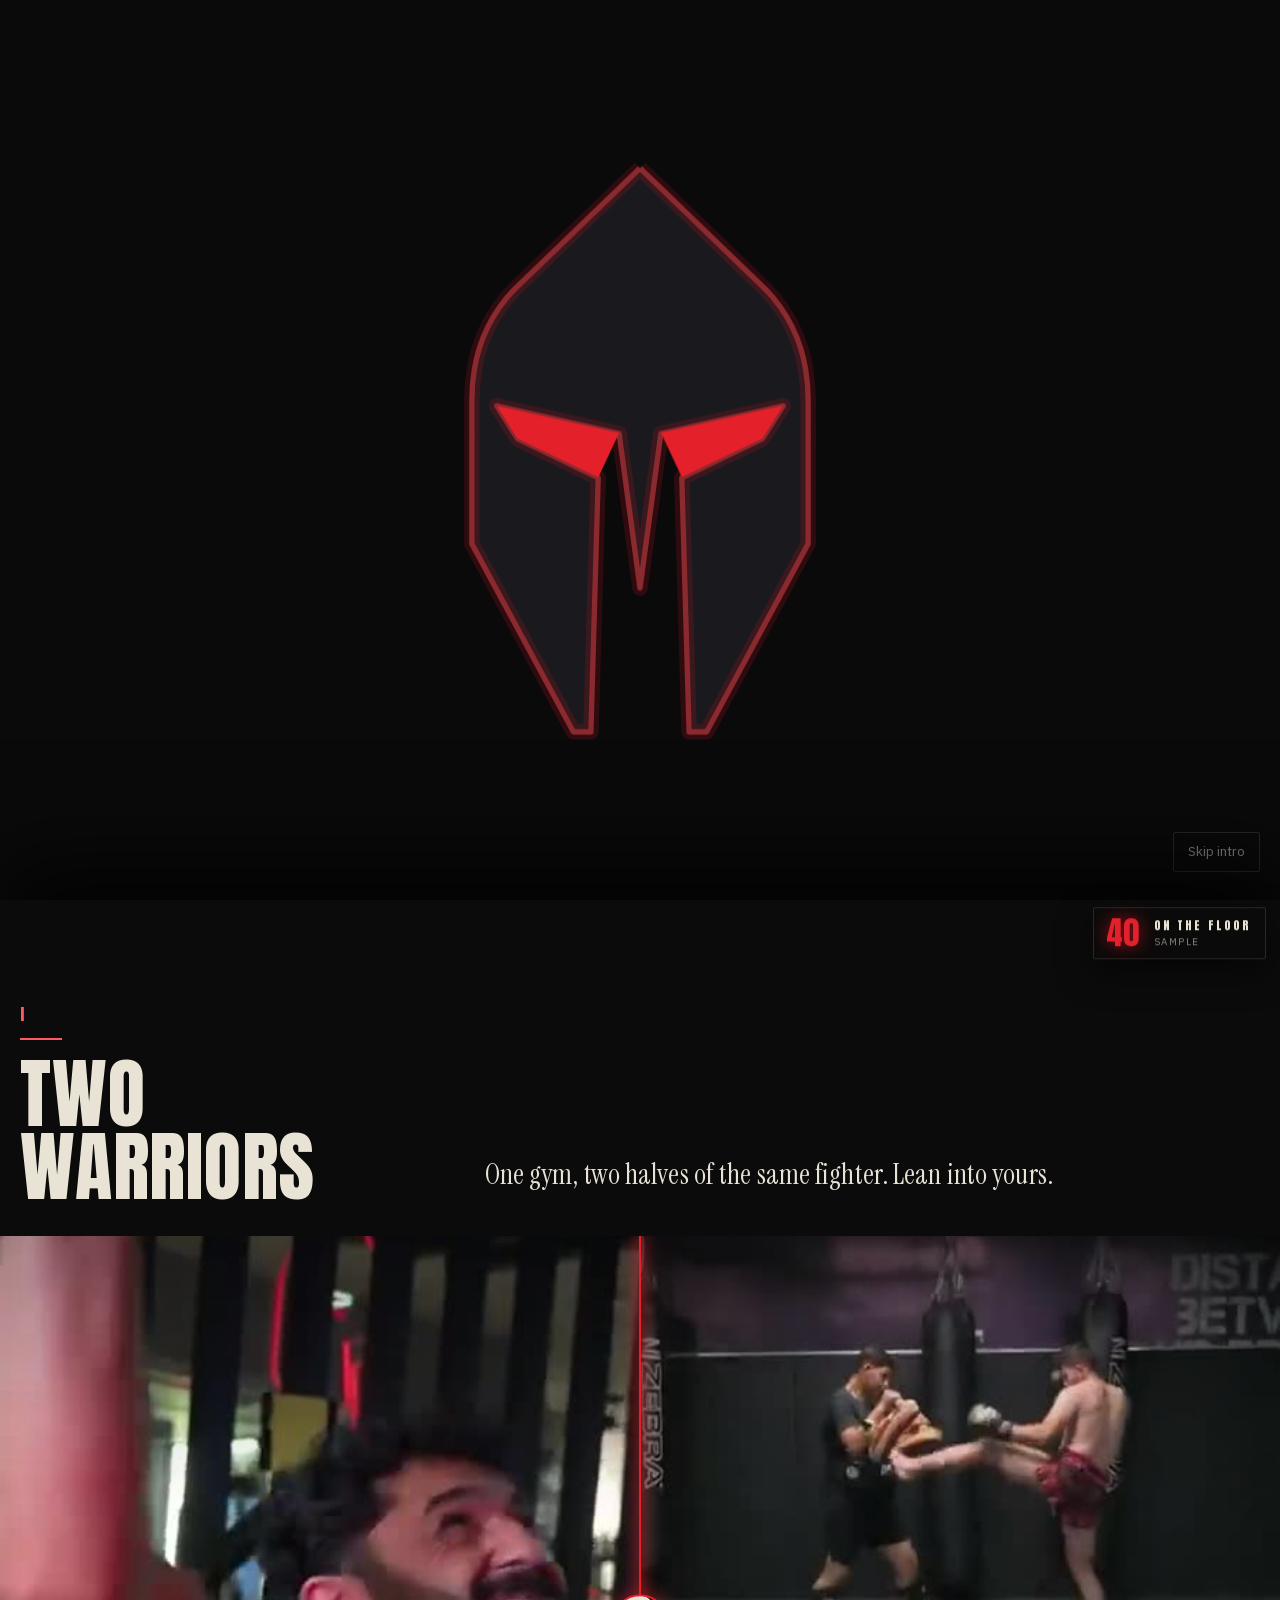
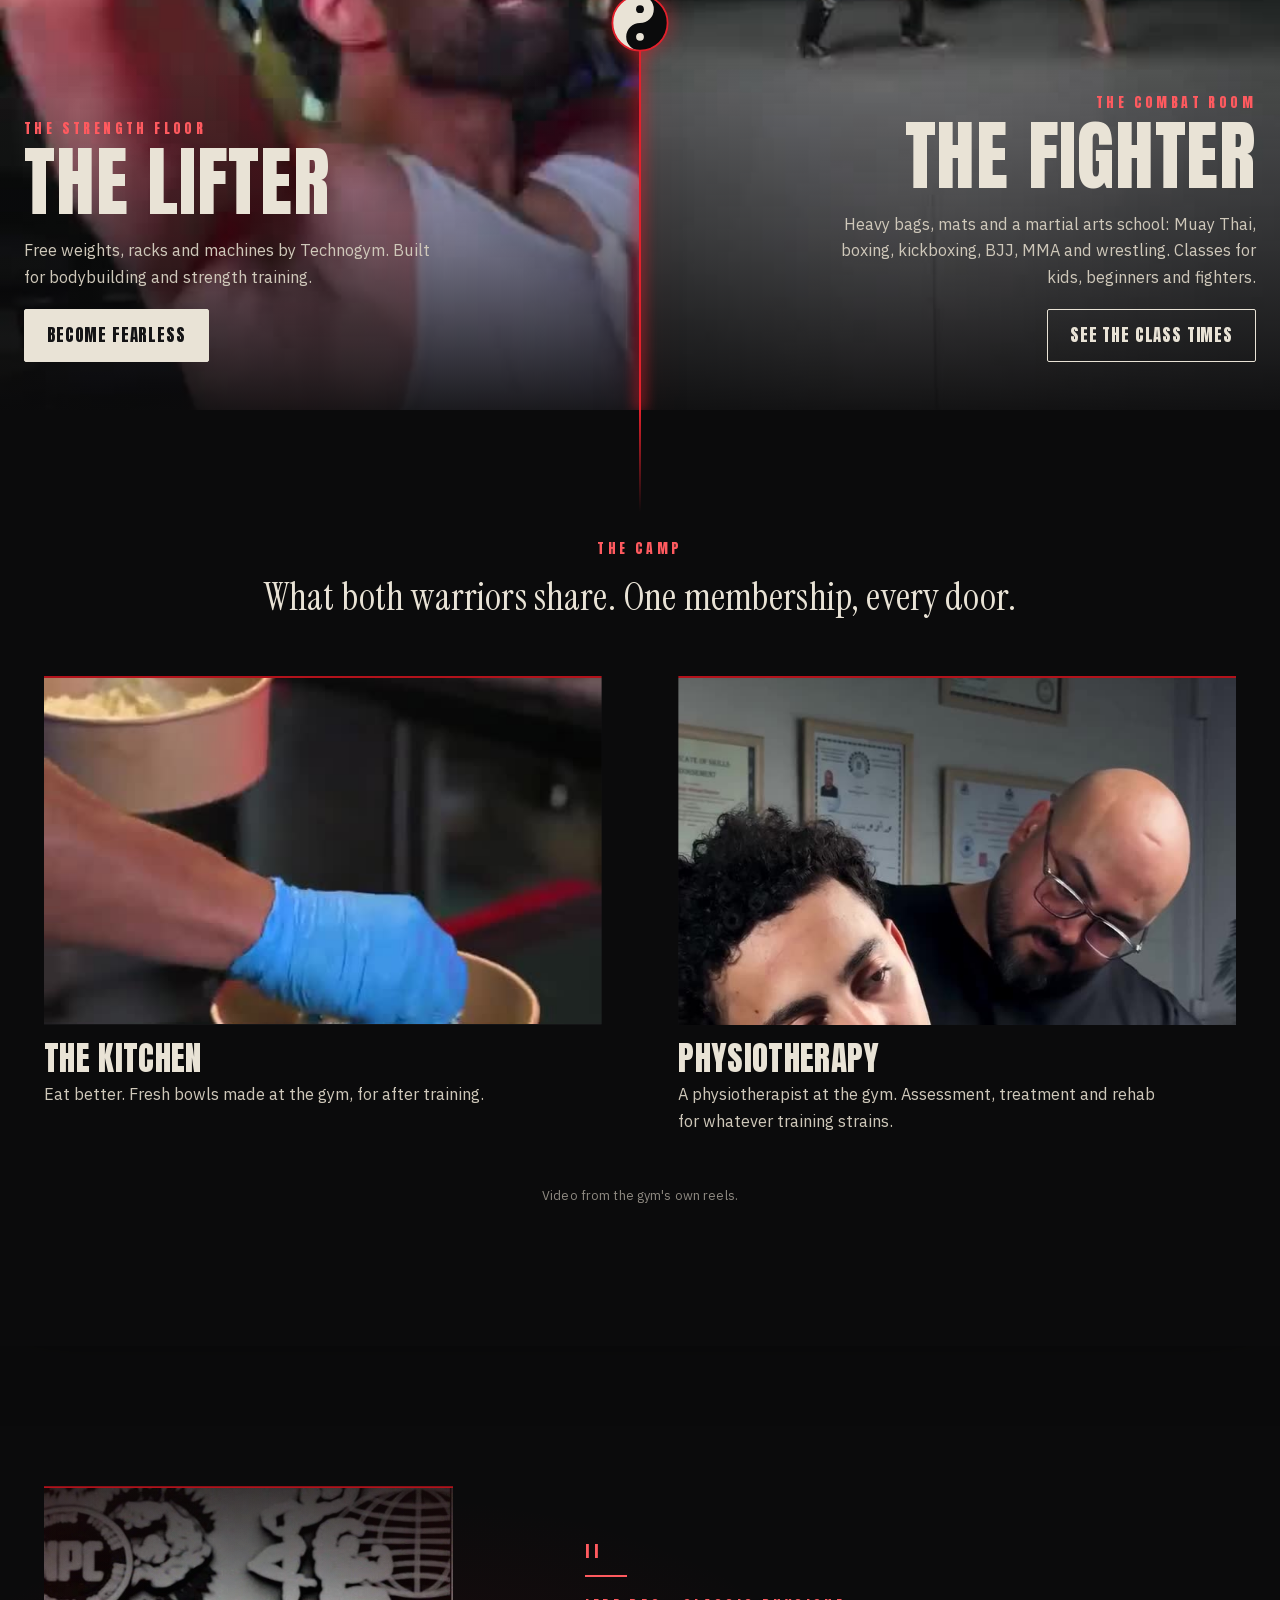
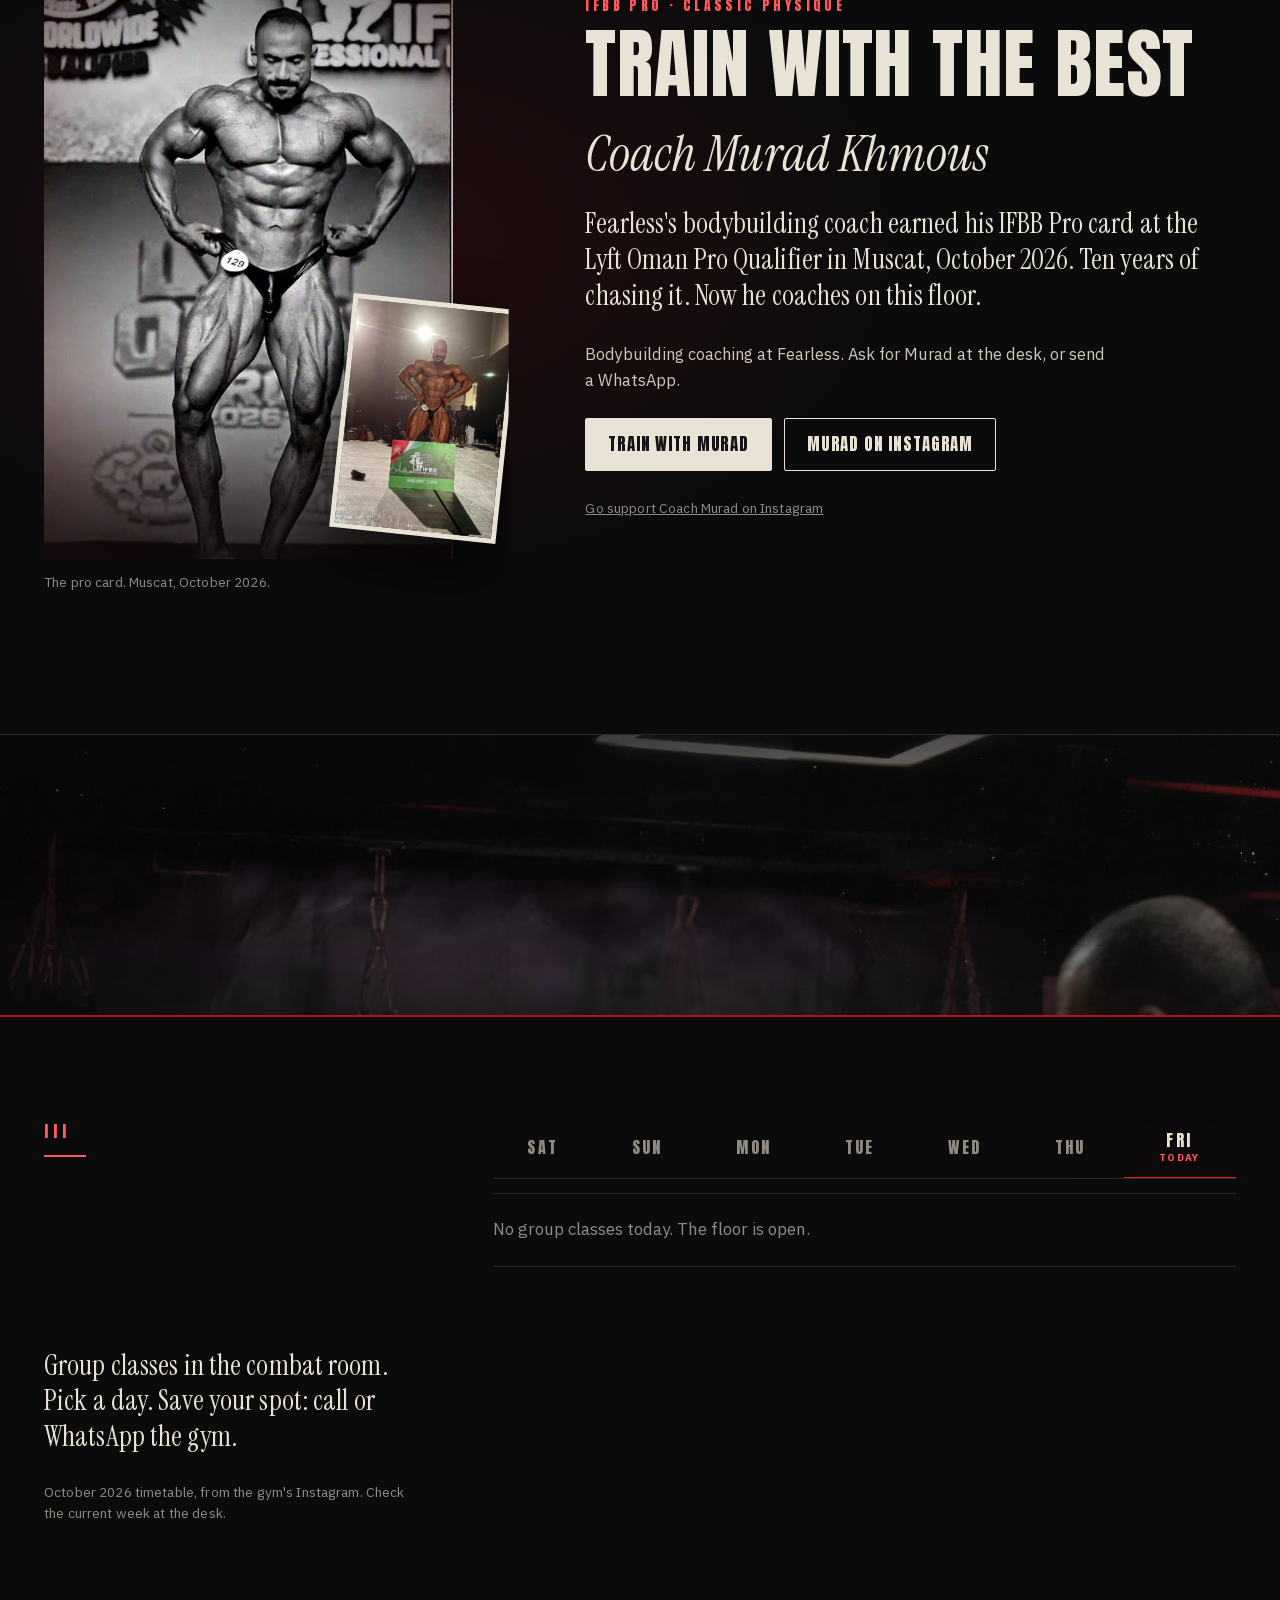
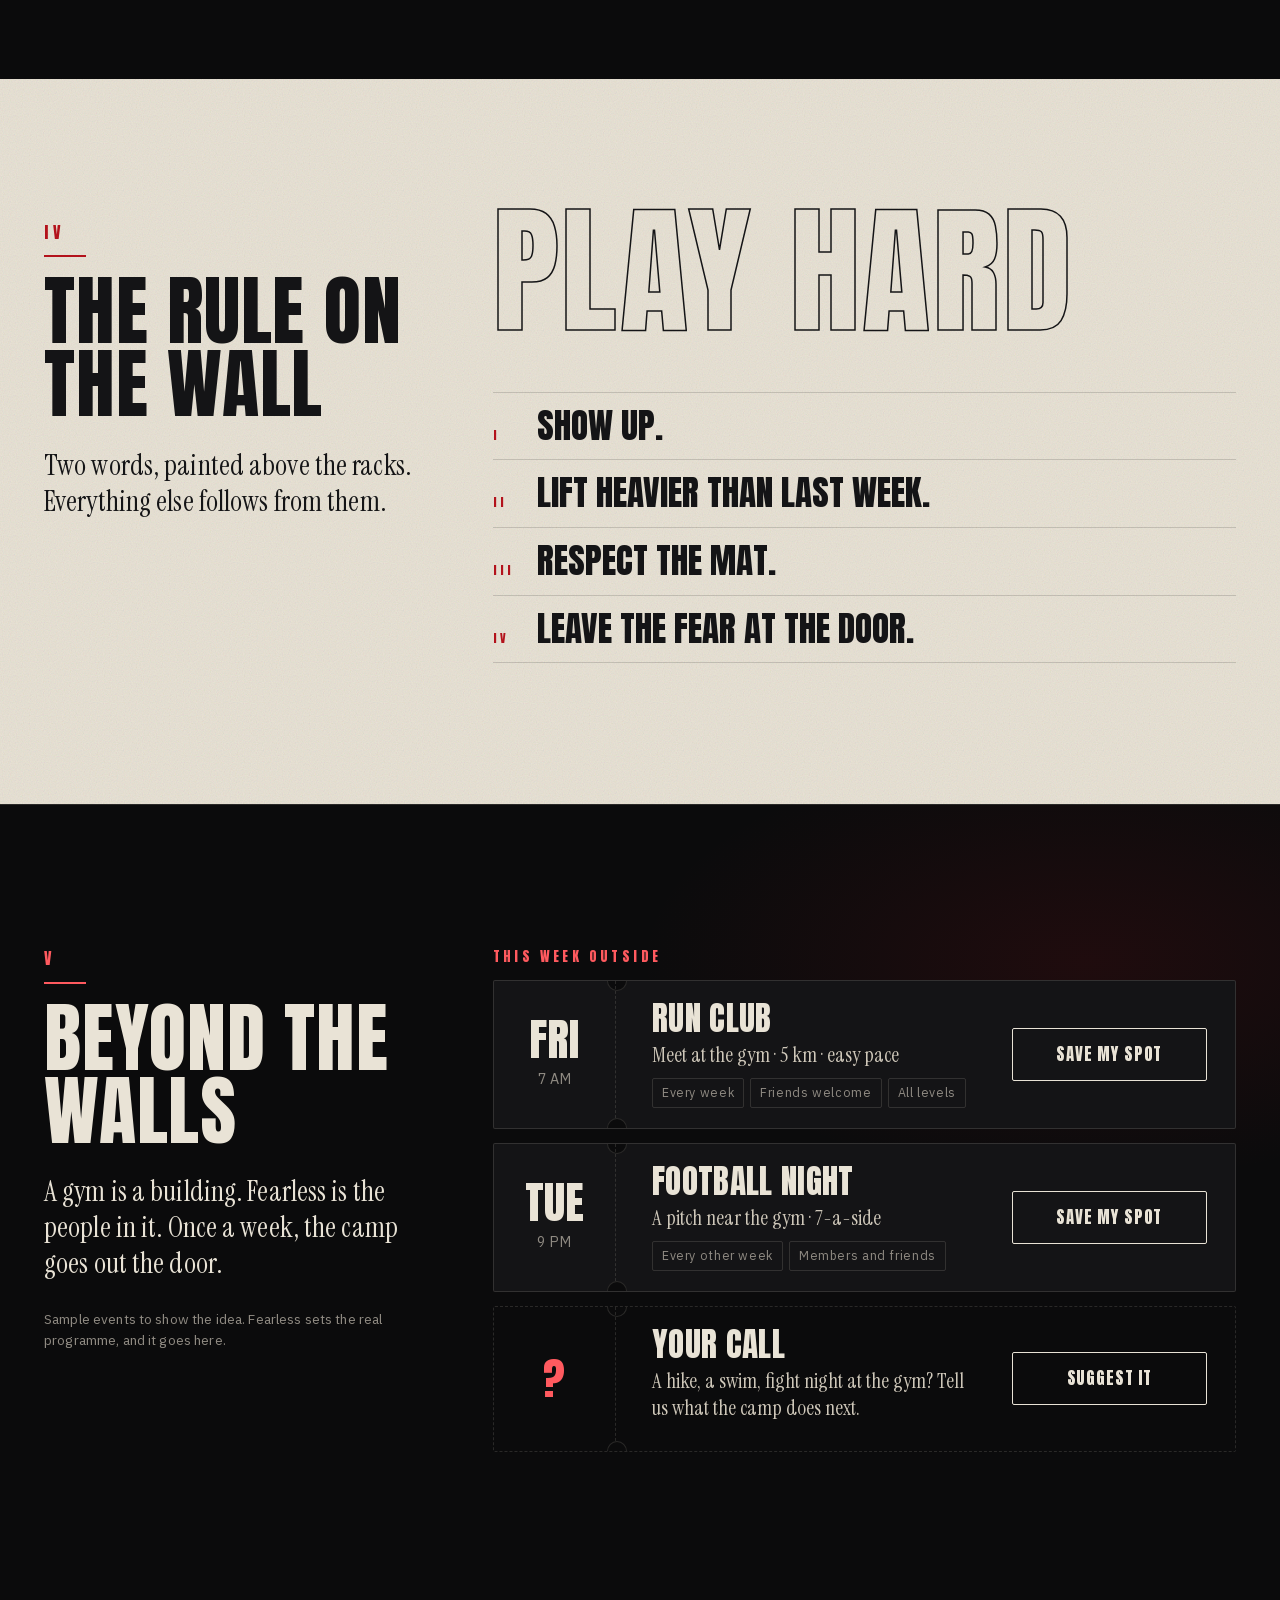
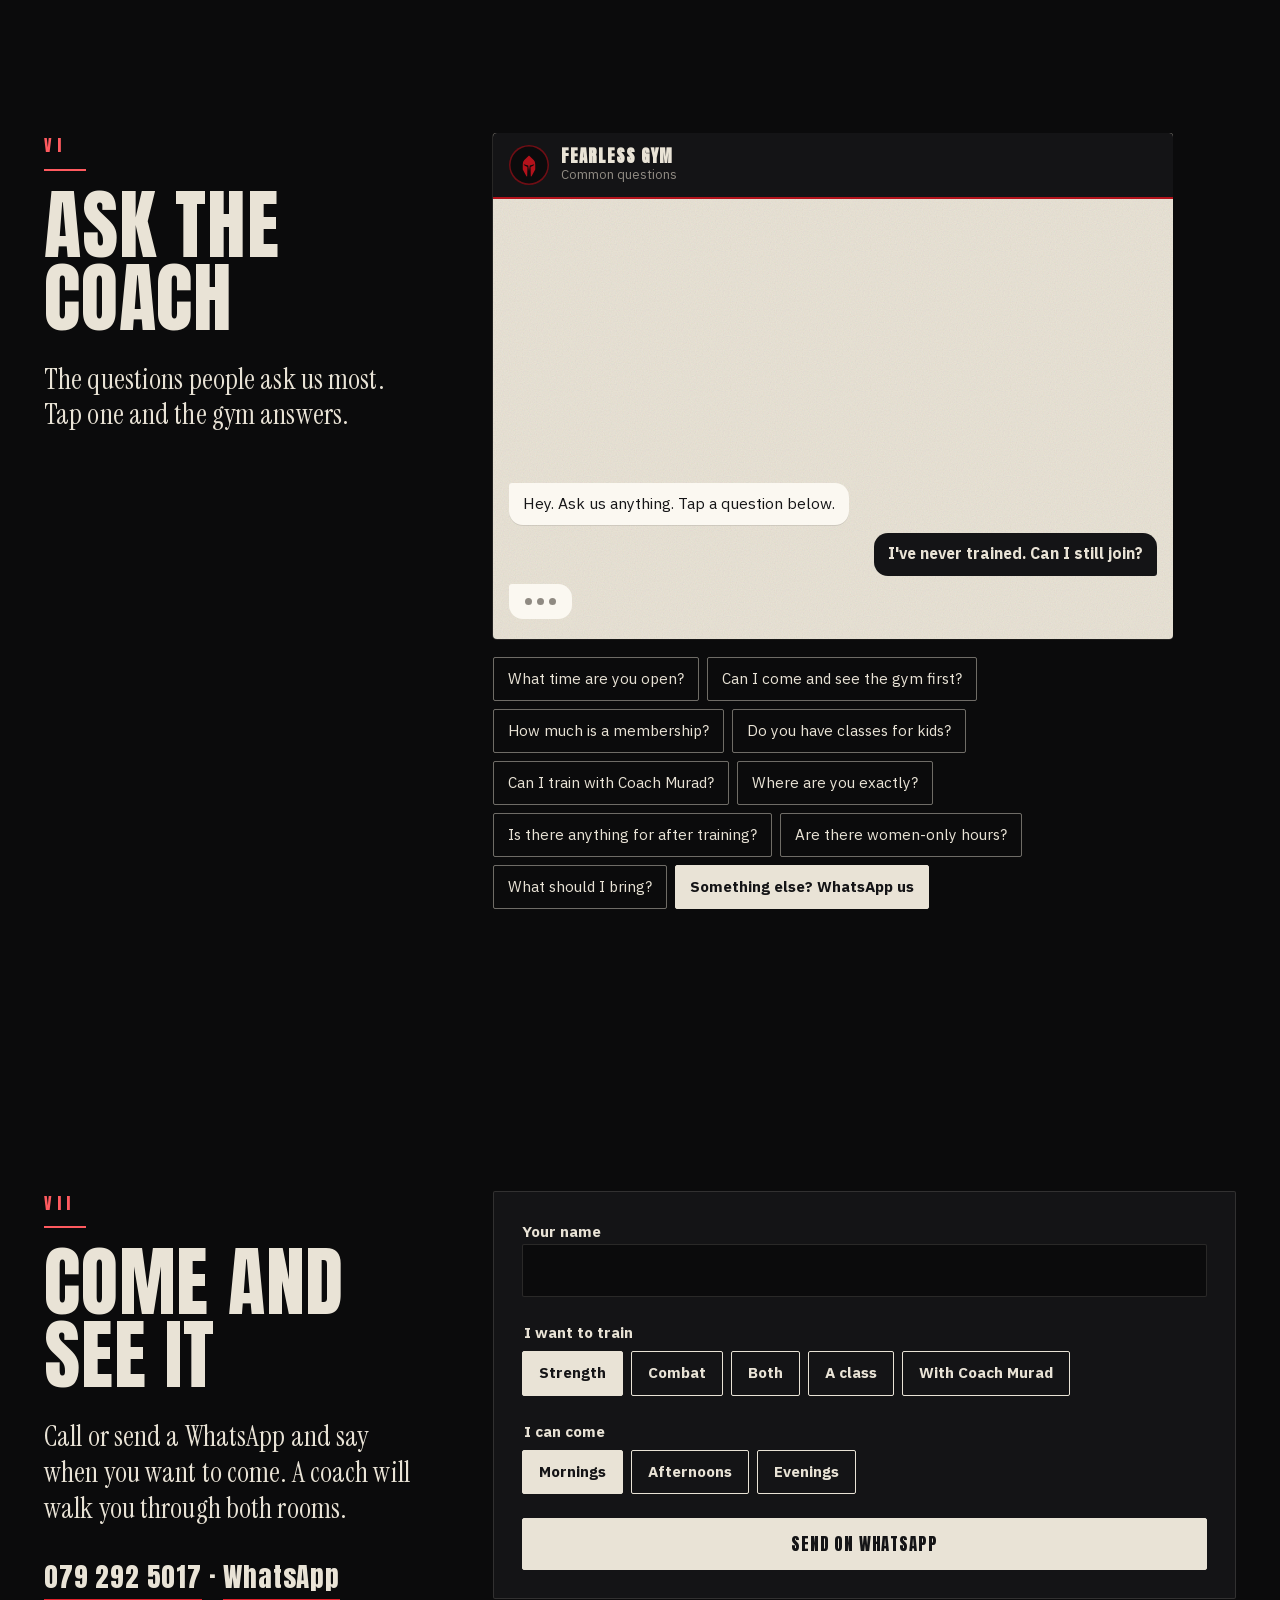
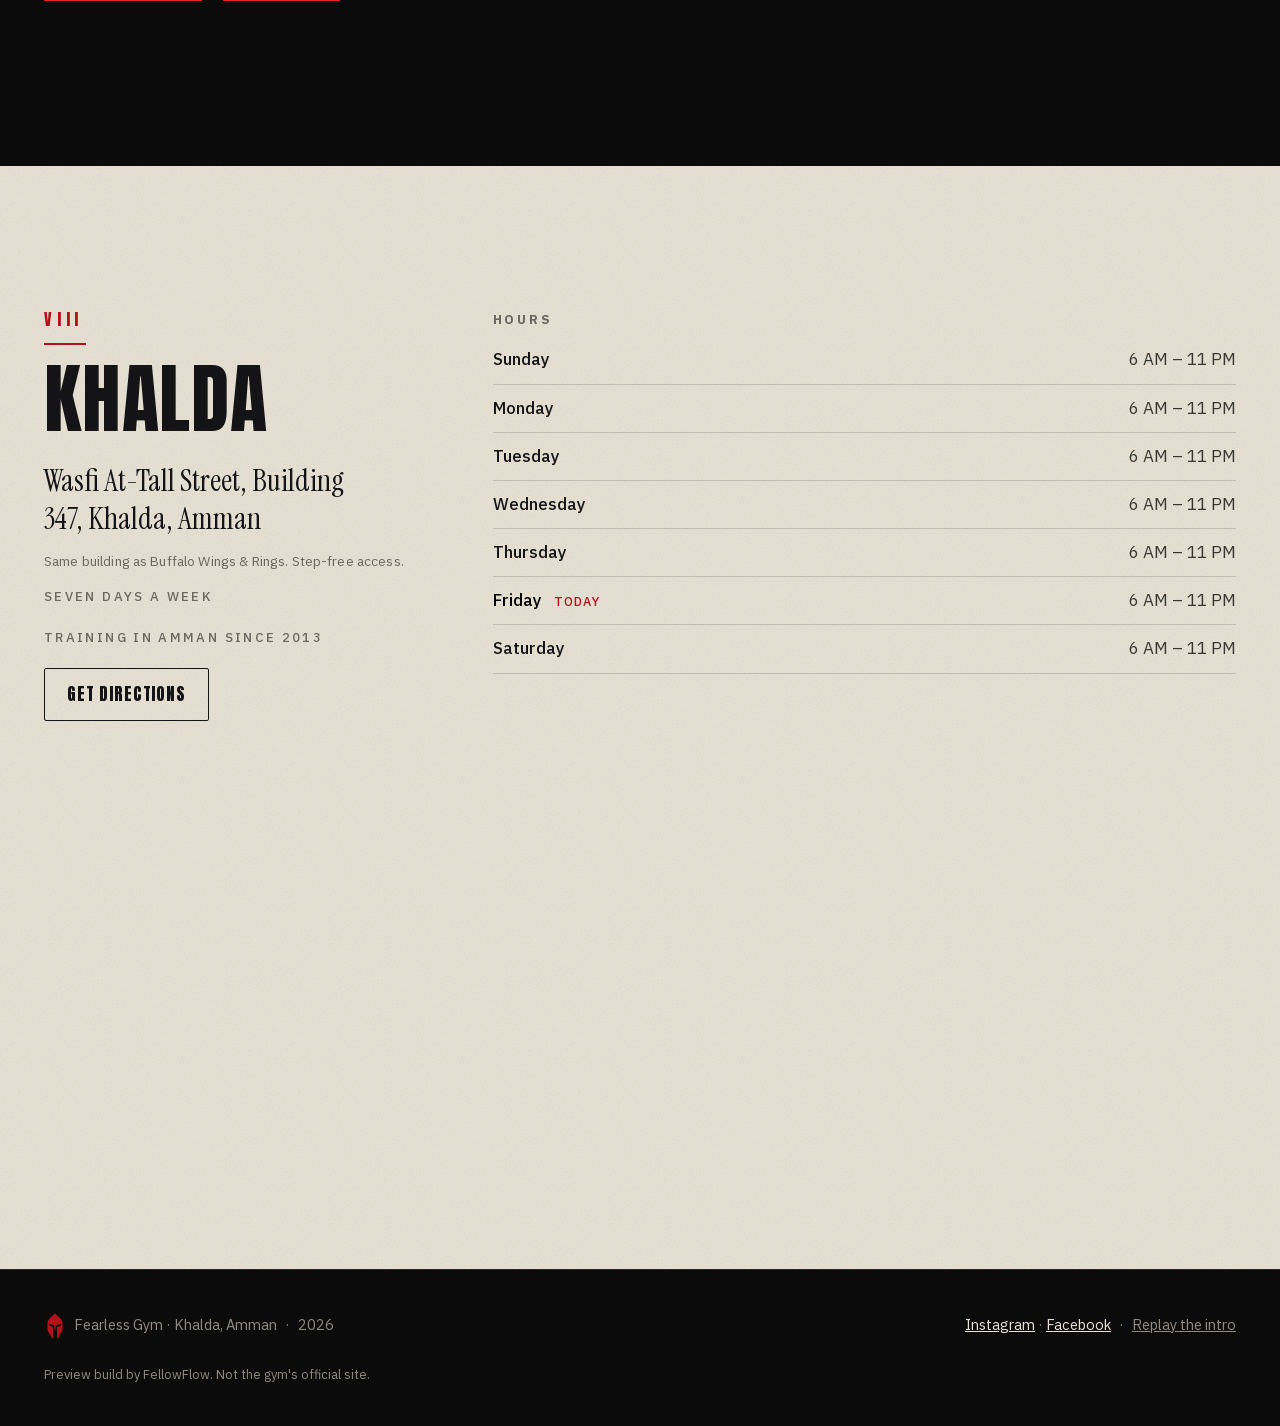
<file: index.html>
<!doctype html>
<html lang="en">
<head>
  <meta charset="utf-8">
  <meta name="viewport" content="width=device-width, initial-scale=1, viewport-fit=cover">
  <!-- PREVIEW BUILD: not public until Fearless Gym agrees. Remove the robots line below (and robots.txt Disallow) at launch. -->
  <meta name="robots" content="noindex, nofollow">
  <title>Fearless Gym | Gym and martial arts school in Khalda, Amman</title>
  <meta name="description" content="Fearless Gym in Khalda, Amman: Technogym strength floor, Muay Thai, boxing, kickboxing, BJJ and MMA classes, IFBB Pro coaching. Open 7 days, 6 AM to 11 PM.">
  <!-- The preview's main address. Change it to the gym's own domain at launch. -->
  <link rel="canonical" href="https://fearless-gym-amman.pages.dev/">
  <meta name="theme-color" content="#0b0b0c">
  <meta name="color-scheme" content="dark">
  <!-- Link previews (WhatsApp, Instagram, Facebook, iMessage). Absolute URLs; change them when the site moves to the gym's domain. -->
  <meta property="og:type" content="website">
  <meta property="og:site_name" content="Fearless Gym">
  <meta property="og:title" content="Fearless Gym · Khalda, Amman">
  <meta property="og:description" content="Strength floor, combat room, IFBB Pro coaching and the class timetable. Open 7 days. Call or WhatsApp in one tap.">
  <meta property="og:url" content="https://fearless-gym-amman.pages.dev/">
  <meta property="og:image" content="https://fearless-gym-amman.pages.dev/assets/img/og.jpg">
  <meta property="og:image:width" content="1200">
  <meta property="og:image:height" content="630">
  <meta property="og:image:alt" content="FEARLESS in red over the Fearless Gym combat room">
  <meta property="og:locale" content="en_US">
  <meta property="og:locale:alternate" content="ar_JO">
  <meta name="twitter:card" content="summary_large_image">
  <link rel="icon" href="assets/img/favicon.svg" type="image/svg+xml">
  <link rel="preload" href="assets/fonts/anton-latin-400.woff2" as="font" type="font/woff2" crossorigin>
  <link rel="preload" href="assets/fonts/instrument-serif-latin-400italic.woff2" as="font" type="font/woff2" crossorigin>
  <link rel="preload" href="assets/img/hero-poster.jpg" as="image">
  <link rel="stylesheet" href="assets/css/fonts.css?v=16">
  <link rel="stylesheet" href="assets/css/site.css?v=16">
  <!-- Remembers the visitor's language before the page paints, so there is no flash. -->
  <script>
    (function () {
      var l = null; try { l = localStorage.getItem('fearless-lang'); } catch (e) {}
      if (!l && /^ar\b/i.test(navigator.language || '')) l = 'ar';
      if (l === 'ar') { document.documentElement.lang = 'ar'; document.documentElement.dir = 'rtl'; }
      // Intro state before first paint: returning visitors (same tab) land on the finished hero.
      var seen = false; try { seen = sessionStorage.getItem('fearless-intro') === '1'; } catch (e) {}
      document.documentElement.className += seen ? ' intro-seen' : ' intro-fresh';
    })();
  </script>
  <!-- Without JavaScript the intro never runs: show the finished hero and every section. -->
  <noscript><style>.brand-text { position: static !important; width: auto !important; height: auto !important; clip: auto !important; clip-path: none !important; text-align: center; font-family: var(--display); color: var(--blood); font-size: 16vw; line-height: 1; margin: 30vh 0 0 !important; } .hero-place, .hero-meta, .site-header { opacity: 1 !important; transform: none !important; } .brand, .forge, .intro-helmet, .skip, .hero-hint, .hero-video, #replay { display: none !important; } .ap { clip-path: none !important; } .visor-scene { height: auto; } .visor { position: relative; } .side { clip-path: none !important; position: relative !important; } .day-tab[aria-selected="true"] { border-color: currentColor; } .chat, .chat-asks { display: none !important; } .faq-all { display: block !important; }</style></noscript>
  <!-- Facts for Google search results. Keep in sync with business.json. -->
  <script type="application/ld+json">
  {
    "@context": "https://schema.org",
    "@type": "ExerciseGym",
    "name": "Fearless Gym",
    "telephone": "+962-79-292-5017",
    "address": {
      "@type": "PostalAddress",
      "streetAddress": "Wasfi At-Tall Street, Building 347, Khalda",
      "addressLocality": "Amman",
      "addressCountry": "JO"
    },
    "openingHours": ["Mo-Su 06:00-23:00"],
    "sameAs": ["https://www.facebook.com/fearlessgymjo/", "https://www.instagram.com/fearlessgymjo/"]
  }
  </script>
  <!-- Questions and answers for Google, written by tools/prerender.cjs from TEXT.faq (answers still marked wait are left out). -->
  <script type="application/ld+json" id="faq-ld">
  {
    "@context": "https://schema.org",
    "@type": "FAQPage",
    "mainEntity": [
      {
        "@type": "Question",
        "name": "I've never trained. Can I still join?",
        "acceptedAnswer": {
          "@type": "Answer",
          "text": "Yes. Fearless has classes for kids, beginners and fighters. Muay Thai runs from adults to advanced, so you start where you are. Tell us on WhatsApp what you want to train."
        }
      },
      {
        "@type": "Question",
        "name": "What time are you open?",
        "acceptedAnswer": {
          "@type": "Answer",
          "text": "Every day, 6 AM to 11 PM. Most group classes start between 5 and 8 PM. The timetable on this page has every class."
        }
      },
      {
        "@type": "Question",
        "name": "Can I come and see the gym first?",
        "acceptedAnswer": {
          "@type": "Answer",
          "text": "Yes. Send a WhatsApp and say when you want to come. A coach will walk you through both rooms."
        }
      },
      {
        "@type": "Question",
        "name": "Do you have classes for kids?",
        "acceptedAnswer": {
          "@type": "Answer",
          "text": "Yes. Muay Thai kids and BJJ kids, both at 5 PM on Saturday, Monday and Wednesday."
        }
      },
      {
        "@type": "Question",
        "name": "Can I train with Coach Murad?",
        "acceptedAnswer": {
          "@type": "Answer",
          "text": "Yes. Murad coaches bodybuilding at Fearless. Ask for him at the desk, or send a WhatsApp."
        }
      },
      {
        "@type": "Question",
        "name": "Where are you exactly?",
        "acceptedAnswer": {
          "@type": "Answer",
          "text": "Wasfi At-Tall Street, Building 347, Khalda. Same building as Buffalo Wings & Rings, with step-free access."
        }
      },
      {
        "@type": "Question",
        "name": "Is there anything for after training?",
        "acceptedAnswer": {
          "@type": "Answer",
          "text": "The kitchen makes fresh bowls at the gym, and there is a physiotherapist for injuries and recovery."
        }
      }
    ]
  }
  </script>
</head>
<body class="stage-0">
  <svg width="0" height="0" style="position:absolute" aria-hidden="true">
    <symbol id="helmet" viewBox="0 0 100 120">
      <path d="M50 2L24.1 27Q15.4 36.1 15.4 49.8L15.4 79.3L36.3 118L39.9 118L41.4 65.7L24.8 57.7L20.5 50.9L45.7 56.6L50 88.4L54.3 56.6L79.5 50.9L75.2 57.7L58.6 65.7L60.1 118L63.7 118L84.6 79.3L84.6 49.8Q84.6 36.1 75.9 27Z"></path>
    </symbol>
  </svg>

  <header class="site-header">
    <div class="wrap header-row">
      <a class="logo" href="#top" aria-label="Fearless Gym"><span class="logo-word">FEAR</span><svg class="logo-helmet" viewBox="0 0 100 120" aria-hidden="true"><use href="#helmet"></use></svg><span class="logo-word">LESS</span></a>
      <nav class="nav" aria-label="Main">
        <a href="#warriors" data-t="nav_rooms">The warriors</a>
        <a href="#coach" data-t="nav_coach">Coach</a>
        <a class="nav-classes" href="#classes" data-t="nav_classes">Classes</a>
        <a href="#rule" data-t="nav_rule">The rule</a>
        <a href="#outside" data-t="nav_outside">Outside</a>
        <a href="#visit" data-t="nav_visit">Visit</a>
        <button id="lang" class="lang" type="button" data-t="lang_btn">عربي</button>
        <a class="nav-call call-link" href="tel:+962792925017" data-t="nav_call">Call</a>
      </nav>
    </div>
  </header>

  <main id="top">
    <!-- Hero and intro are the same thing: you are inside the helmet, looking out through the visor.
         The intro forges the helmet out of sparks, lights its eyes, and you put it on: the helmet rushes past and
         FEARLESS stamps down in red with the gym moving inside its letters. Scrolling keeps the word where it is
         and slides the first chapter up over it. -->
    <section class="visor-scene" id="hero" aria-label="Fearless Gym">
      <div class="visor">
        <!-- Sparks (canvas, first visit only). -->
        <canvas class="forge" id="forge" aria-hidden="true"></canvas>
        <!-- The intro's first act: the helmet drawn in ember, cooling to metal, eyes lighting up. -->
        <div class="intro-helmet" id="intro-helmet" aria-hidden="true">
          <svg viewBox="0 0 100 120" overflow="visible">
            <path class="hm-fill" d="M50 2L24.1 27Q15.4 36.1 15.4 49.8L15.4 79.3L36.3 118L39.9 118L41.4 65.7L24.8 57.7L20.5 50.9L45.7 56.6L50 88.4L54.3 56.6L79.5 50.9L75.2 57.7L58.6 65.7L60.1 118L63.7 118L84.6 79.3L84.6 49.8Q84.6 36.1 75.9 27Z"></path>
            <path class="hm-glow" id="hm-glow" d="M50 2L24.1 27Q15.4 36.1 15.4 49.8L15.4 79.3L36.3 118L39.9 118L41.4 65.7L24.8 57.7L20.5 50.9L45.7 56.6L50 88.4L54.3 56.6L79.5 50.9L75.2 57.7L58.6 65.7L60.1 118L63.7 118L84.6 79.3L84.6 49.8Q84.6 36.1 75.9 27Z"></path>
            <path class="hm-line" id="hm-line" d="M50 2L24.1 27Q15.4 36.1 15.4 49.8L15.4 79.3L36.3 118L39.9 118L41.4 65.7L24.8 57.7L20.5 50.9L45.7 56.6L50 88.4L54.3 56.6L79.5 50.9L75.2 57.7L58.6 65.7L60.1 118L63.7 118L84.6 79.3L84.6 49.8Q84.6 36.1 75.9 27Z"></path>
          </svg>
          <span class="eye eye-l"></span><span class="eye eye-r"></span>
        </div>
        <!-- Act three: the gym behind the word. The video plays full-bleed under a veil; the canvas paints the word with the same video inside its letters. -->
        <video class="hero-video" id="hero-video" muted="" playsinline="" loop="" preload="auto" poster="assets/img/hero-poster.jpg" data-src="assets/img/hero.mp4" aria-hidden="true" aria-label="Pad work in the combat room at Fearless Gym"></video>
        <div class="hero-veil" id="hero-veil"></div>
        <p class="hero-place" data-t="hero_place">Khalda · Amman</p>
        <h1 class="brand-text" data-t="hero_brand">FEARLESS</h1>
        <canvas class="brand" id="brand" data-poster="assets/img/hero-poster.jpg" aria-hidden="true"></canvas>
        <div class="hero-meta">
          <p class="hero-line" data-t="hero_line">A gym and a martial arts school. Put the helmet on.</p>
          <div class="hero-actions">
            <a class="btn btn-primary call-link" href="tel:+962792925017" data-t="cta_call">Call the gym</a>
            <a class="btn wa-link" href="#" target="_blank" rel="noopener" data-t="cta_wa">WhatsApp</a>
            <span id="open-badge" class="open-badge" hidden=""></span>
          </div>
        </div>
        <p class="hero-hint" data-t="hero_hint">Scroll to step in</p>
        <button id="skip" class="skip" type="button" data-t="skip">Skip intro</button>
      </div>
    </section>

    <!-- Chapter I: two warriors. Two of the gym's own reels side by side; the split leans toward your hand. -->
    <section id="warriors" class="chapter chapter-black chapter-warriors">
      <div class="wrap warriors-head">
        <div><span class="numeral" data-t="rooms_num">I</span><h2 class="display ap" data-t="rooms_title">Two warriors</h2></div>
        <p class="rail-text" data-t="rooms_text">One gym, two halves of the same fighter. Lean into yours.</p>
      </div>
      <div class="versus" id="versus">
        <article class="side side-lifter" id="side-lifter">
          <div class="side-media"><video muted="" playsinline="" loop="" preload="none" poster="assets/img/lifter-poster.jpg" data-src="assets/img/lifter.mp4" aria-label="The strength floor at Fearless Gym"></video></div>
          <div class="side-copy">
            <span class="eyebrow" data-t="strength_title">The strength floor</span>
            <h3 class="display" data-t="lifter_title">The Lifter</h3>
            <p class="copy" data-t="strength_text">Free weights, racks and machines by Technogym. Built for bodybuilding and strength training.</p>
            <a class="btn btn-primary" href="#trial" data-t="lifter_cta">Become fearless</a>
          </div>
        </article>
        <article class="side side-fighter" id="side-fighter">
          <div class="side-media"><video muted="" playsinline="" loop="" preload="none" poster="assets/img/fighter-poster.jpg" data-src="assets/img/fighter.mp4" aria-label="Pad work in the combat room at Fearless Gym"></video></div>
          <div class="side-copy">
            <span class="eyebrow" data-t="combat_title">The combat room</span>
            <h3 class="display" data-t="fighter_title">The Fighter</h3>
            <p class="copy" data-t="combat_text">Heavy bags, mats and a martial arts school: Muay Thai, boxing, kickboxing, BJJ, MMA and wrestling. Classes for kids, beginners and fighters.</p>
            <a class="btn" href="#classes" data-t="combat_note">See the class times</a>
          </div>
        </article>
        <div class="vs" id="vs" aria-hidden="true"><span class="vs-line"></span>
          <!-- Yin and yang: the lifter and the fighter are two halves of one thing, not opponents. It turns with the lean. -->
          <svg class="yy" id="yy" viewBox="0 0 100 100" aria-hidden="true"><g class="yy-spin"><circle cx="50" cy="50" r="46" fill="#e9e3d6"></circle><path d="M50 4A46 46 0 0 1 50 96A23 23 0 0 1 50 50A23 23 0 0 0 50 4Z" fill="#0b0b0c"></path><circle cx="50" cy="73" r="6.5" fill="#e9e3d6"></circle><circle cx="50" cy="27" r="6.5" fill="#0b0b0c"></circle></g><circle cx="50" cy="50" r="46" fill="none" stroke="#e4202b" stroke-width="3"></circle></svg></div>
      </div>
      <div class="wrap warriors-notes" aria-hidden="true">
        <span class="notes-line" id="notes-line"></span>
        <p class="pick-hint note" data-t="pick_hint">Tap a side to lean in</p>
        <div class="warriors-note"><p class="copy" data-t="strength_text">Free weights, racks and machines by Technogym. Built for bodybuilding and strength training.</p><a class="btn btn-primary" href="#trial" data-t="lifter_cta">Become fearless</a></div>
        <div class="warriors-note"><p class="copy" data-t="combat_text">Heavy bags, mats and a martial arts school: Muay Thai, boxing, kickboxing, BJJ, MMA and wrestling. Classes for kids, beginners and fighters.</p><a class="btn" href="#classes" data-t="combat_note">See the class times</a></div>
      </div>
      <div class="wrap camp">
        <div class="camp-head"><span class="eyebrow" data-t="camp_eyebrow">The camp</span><p class="rail-text" data-t="camp_text">What both warriors share. One membership, every door.</p></div>
        <figure class="camp-card ap">
          <div class="camp-media"><video muted="" playsinline="" loop="" preload="none" poster="assets/img/kitchen-poster.jpg" data-src="assets/img/kitchen.mp4" aria-label="A bowl being made in the Fearless Gym kitchen"></video></div>
          <figcaption><h3 class="display" data-t="kitchen_title">The kitchen</h3><p class="copy" data-t="kitchen_text">Eat better. Fresh bowls made at the gym, for after training.</p></figcaption>
        </figure>
        <figure class="camp-card ap">
          <div class="camp-media"><video id="physio-video" muted="" playsinline="" loop="" preload="none" poster="assets/img/physio-poster.jpg" data-src="assets/img/physio.mp4" aria-label="The gym's physiotherapist treating a member"></video></div>
          <figcaption><h3 class="display" data-t="recovery_title">Physiotherapy</h3><p class="copy" data-t="recovery_text">A physiotherapist at the gym. Assessment, treatment and rehab for whatever training strains.</p></figcaption>
        </figure>
        <p class="note photo-note" data-t="photo_note">Video from the gym's own reels.</p>
      </div>
    </section>

    <!-- Chapter II: the coach. Murad's stage video plays in black and white; the pro card leans on it. -->
    <section id="coach" class="chapter chapter-black chapter-coach">
      <div class="wrap coach-grid">
        <figure class="coach-media ap">
          <div class="coach-frame">
            <video class="coach-video" id="coach-video" muted="" playsinline="" loop="" preload="none" poster="assets/img/murad-poster.jpg" aria-label="Coach Murad Khmous posing on stage at the Lyft Oman Pro Qualifier" data-src="assets/img/murad-loop.mp4"></video>
            <span class="coach-grain" aria-hidden="true"></span>
          </div>
          <img class="coach-card" src="assets/img/murad-card.jpg" width="420" height="560" alt="Murad on stage with his IFBB Pro card" loading="lazy">
          <figcaption class="note coach-cap" data-t="coach_card_cap">The pro card. Muscat, October 2026.</figcaption>
        </figure>
        <div class="coach-copy">
          <span class="numeral" data-t="coach_num">II</span>
          <p class="eyebrow" data-t="coach_eyebrow">IFBB Pro · Classic Physique</p>
          <h2 class="display ap" data-t="coach_title">Train with the best</h2>
          <p class="coach-name display" data-t="coach_name">Coach Murad Khmous</p>
          <p class="rail-text" data-t="coach_text">Fearless's bodybuilding coach earned his IFBB Pro card at the Lyft Oman Pro Qualifier in Muscat, October 2026. Ten years of chasing it. Now he coaches on this floor.</p>
          <p class="copy" data-t="coach_text2">Bodybuilding coaching at Fearless. Ask for Murad at the desk, or send a WhatsApp.</p>
          <div class="hero-actions coach-actions">
            <a class="btn btn-primary coach-wa" id="coach-wa" href="https://wa.me/962792925017?text=Hi%20Fearless%2C%20I%20want%20to%20train%20with%20Coach%20Murad." target="_blank" rel="noopener" data-t="coach_cta">Train with Murad</a>
            <a class="btn" id="coach-ig" href="https://www.instagram.com/ifbb_pro_murad_khmous/" target="_blank" rel="noopener" data-t="coach_ig">Murad on Instagram</a>
          </div>
          <p class="note"><a id="coach-note" href="https://www.instagram.com/ifbb_pro_murad_khmous/" target="_blank" rel="noopener" data-t="coach_note">Go support Coach Murad on Instagram</a></p>
        </div>
      </div>
    </section>

    <!-- Chapter III: the timetable, one day at a time. -->
    <section id="classes" class="chapter chapter-black chapter-classes">
      <div class="strip ap" aria-hidden="true"><span class="strip-pic"></span></div>
      <div class="wrap chapter-grid">
        <div class="rail"><span class="numeral" data-t="classes_num">III</span><h2 class="display ap" data-t="classes_title">Fearless time</h2><p class="rail-text" data-t="classes_text">Group classes in the combat room. Pick a day. Save your spot: call or WhatsApp the gym.</p><p class="note" data-t="classes_note">October 2026 timetable, from the gym's Instagram. Check the current week at the desk.</p></div>
        <div class="timetable">
          <div class="day-tabs" id="day-tabs" role="tablist" aria-label="Pick a day"><button class="day-tab" role="tab" type="button" id="day-tab-6" data-day="6" aria-selected="true" tabindex="0">Sat</button><button class="day-tab" role="tab" type="button" id="day-tab-0" data-day="0" aria-selected="false" tabindex="-1">Sun</button><button class="day-tab" role="tab" type="button" id="day-tab-1" data-day="1" aria-selected="false" tabindex="-1">Mon</button><button class="day-tab" role="tab" type="button" id="day-tab-2" data-day="2" aria-selected="false" tabindex="-1">Tue</button><button class="day-tab" role="tab" type="button" id="day-tab-3" data-day="3" aria-selected="false" tabindex="-1">Wed</button><button class="day-tab" role="tab" type="button" id="day-tab-4" data-day="4" aria-selected="false" tabindex="-1">Thu</button><button class="day-tab" role="tab" type="button" id="day-tab-5" data-day="5" aria-selected="false" tabindex="-1">Fri</button><span class="tab-ink" aria-hidden="true"></span></div>
          <div class="day-list" id="day-list" role="tabpanel" aria-labelledby="day-tab-6"><ul><li><time>12 PM</time><span class="cls">BJJ adults</span><span class="team">Team Kombat</span></li><li><time>5 PM</time><span class="cls">BJJ kids</span><span class="team">Team Kombat</span></li><li><time>5 PM</time><span class="cls">Muay Thai kids</span><span class="team">Team Kru · Muay Thai</span></li><li><time>6 PM</time><span class="cls">MMA</span><span class="team">Team Kombat</span></li><li><time>6 PM</time><span class="cls">Muay Thai adults</span><span class="team">Team Kru · Muay Thai</span></li><li><time>7 PM</time><span class="cls">Muay Thai adults 2</span><span class="team">Team Kru · Muay Thai</span></li><li><time>7 PM</time><span class="cls">Boxing</span><span class="team">Team Osama Maaita</span></li><li><time>8 PM</time><span class="cls">Muay Thai advanced</span><span class="team">Team Kru · Muay Thai</span></li><li><time>8 PM</time><span class="cls">Kickboxing</span><span class="team">Team Sultan Mashaqi</span></li></ul></div>
        </div>
      </div>
    </section>

    <section id="rule" class="chapter chapter-bone">
      <div class="wrap chapter-grid">
        <div class="rail"><span class="numeral" data-t="wall_num">IV</span><h2 class="display ap" data-t="wall_title">The rule on the wall</h2><p class="rail-text" data-t="wall_text">Two words, painted above the racks. Everything else follows from them.</p></div>
        <div>
          <!-- The two words painted on the gym's wall. Outlined type that fills as you scroll past. -->
          <div class="wall" id="wall" aria-hidden="true"><span class="wall-outline" data-t="wall">PLAY HARD</span><span class="wall-fill" id="wall-fill" data-t="wall">PLAY HARD</span></div>
          <ol class="rules" id="rules"><li>Show up.</li><li>Lift heavier than last week.</li><li>Respect the mat.</li><li>Leave the fear at the door.</li></ol>
        </div>
      </div>
    </section>

    <!-- Chapter V: beyond the walls. Kareem's vision (29 Oct 2026): a community, not just a gym. The events are SAMPLES,
         labelled on the page; the real programme replaces them. The floor count lives in the corner stamp (bottom of the file). -->
    <section id="outside" class="chapter chapter-black chapter-outside">
      <div class="wrap chapter-grid">
        <div class="rail"><span class="numeral" data-t="outside_num">V</span><h2 class="display ap" data-t="outside_title">Beyond the walls</h2><p class="rail-text" data-t="outside_text">A gym is a building. Fearless is the people in it. Once a week, the camp goes out the door.</p><p class="note" data-t="outside_note">Sample events to show the idea. Fearless sets the real programme, and it goes here.</p></div>
        <div class="outside-stack">
          <div>
            <p class="eyebrow" data-t="events_eyebrow">This week outside</p>
            <div class="events ap" id="events"><article class="ticket"><div class="stub"><span class="d">Fri</span><time>7 AM</time></div><div class="ticket-body"><h3 class="display">Run Club</h3><p class="place">Meet at the gym · 5 km · easy pace</p><p class="tags"><span>Every week</span><span>Friends welcome</span><span>All levels</span></p></div><a class="btn" href="https://wa.me/962792925017?text=Hi%20Fearless%2C%20save%20my%20spot%20for%20Run%20Club%2C%20Friday%20at%207%20AM.%20My%20name%3A%20" target="_blank" rel="noopener">Save my spot</a></article><article class="ticket"><div class="stub"><span class="d">Tue</span><time>9 PM</time></div><div class="ticket-body"><h3 class="display">Football night</h3><p class="place">A pitch near the gym · 7-a-side</p><p class="tags"><span>Every other week</span><span>Members and friends</span></p></div><a class="btn" href="https://wa.me/962792925017?text=Hi%20Fearless%2C%20save%20my%20spot%20for%20Football%20night%2C%20Tuesday%20at%209%20PM.%20My%20name%3A%20" target="_blank" rel="noopener">Save my spot</a></article><article class="ticket ticket-idea"><div class="stub"><span class="d">?</span></div><div class="ticket-body"><h3 class="display">Your call</h3><p class="place">A hike, a swim, fight night at the gym? Tell us what the camp does next.</p></div><a class="btn" href="https://wa.me/962792925017?text=Hi%20Fearless%2C%20an%20idea%20for%20outside%20the%20gym%3A%20" target="_blank" rel="noopener">Suggest it</a></article></div>
          </div>
        </div>
      </div>
    </section>

    <section id="faq" class="chapter chapter-black chapter-faq">
      <div class="wrap chapter-grid">
        <div class="rail"><span class="numeral" data-t="faq_num">VI</span><h2 class="display ap" data-t="faq_title">Ask the coach</h2><p class="rail-text" data-t="faq_text">The questions people ask us most. Tap one and the gym answers.</p></div>
        <div class="faq">
          <!-- A chat: tap a question, the gym answers. Questions and answers live in content.js (TEXT.faq). -->
          <div class="chat ap" id="chat">
            <div class="chat-head"><span class="chat-avatar"><svg class="logo-helmet" viewBox="0 0 100 120" aria-hidden="true"><use href="#helmet"></use></svg></span><span class="chat-who"><strong data-t="faq_who">Fearless Gym</strong><small data-t="faq_status">Common questions</small></span></div>
            <div class="chat-thread" id="chat-thread" role="log" aria-live="polite" tabindex="0" aria-label="Ask the coach"><p class="msg msg-in">Hey. Ask us anything. Tap a question below.</p></div>
          </div>
          <div class="chat-asks" id="chat-asks" role="group" aria-label="Questions"><button class="ask" type="button" data-i="0">I've never trained. Can I still join?</button><button class="ask" type="button" data-i="1">What time are you open?</button><button class="ask" type="button" data-i="2">Can I come and see the gym first?</button><button class="ask" type="button" data-i="3">How much is a membership?</button><button class="ask" type="button" data-i="4">Do you have classes for kids?</button><button class="ask" type="button" data-i="5">Can I train with Coach Murad?</button><button class="ask" type="button" data-i="6">Where are you exactly?</button><button class="ask" type="button" data-i="7">Is there anything for after training?</button><button class="ask" type="button" data-i="8">Are there women-only hours?</button><button class="ask" type="button" data-i="9">What should I bring?</button><a class="ask ask-wa" href="https://wa.me/962792925017?text=Hi%20Fearless%2C%20I%20have%20a%20question%3A%20" target="_blank" rel="noopener">Something else? WhatsApp us</a></div>
          <!-- Every question and answer as plain text: what search engines read and what shows without JavaScript. -->
          <dl class="faq-all" id="faq-all" hidden=""><dt>I've never trained. Can I still join?</dt><dd>Yes. Fearless has classes for kids, beginners and fighters. Muay Thai runs from adults to advanced, so you start where you are. Tell us on WhatsApp what you want to train.</dd><dt>What time are you open?</dt><dd>Every day, 6 AM to 11 PM. Most group classes start between 5 and 8 PM. The timetable on this page has every class.</dd><dt>Can I come and see the gym first?</dt><dd>Yes. Send a WhatsApp and say when you want to come. A coach will walk you through both rooms.</dd><dt>How much is a membership?</dt><dd>Prices aren't on the site yet. Send us a WhatsApp and the desk will tell you the current prices.</dd><dt>Do you have classes for kids?</dt><dd>Yes. Muay Thai kids and BJJ kids, both at 5 PM on Saturday, Monday and Wednesday.</dd><dt>Can I train with Coach Murad?</dt><dd>Yes. Murad coaches bodybuilding at Fearless. Ask for him at the desk, or send a WhatsApp.</dd><dt>Where are you exactly?</dt><dd>Wasfi At-Tall Street, Building 347, Khalda. Same building as Buffalo Wings &amp; Rings, with step-free access.</dd><dt>Is there anything for after training?</dt><dd>The kitchen makes fresh bowls at the gym, and there is a physiotherapist for injuries and recovery.</dd><dt>Are there women-only hours?</dt><dd>Send us a WhatsApp and we'll tell you the options that fit your week.</dd><dt>What should I bring?</dt><dd>Comfortable training clothes and water. For combat classes, ask us on WhatsApp what gear you need for your first session.</dd></dl>
        </div>
      </div>
    </section>

    <section id="trial" class="chapter chapter-black">
      <div class="wrap chapter-grid">
        <div class="rail"><span class="numeral" data-t="trial_num">VII</span><h2 class="display ap" data-t="trial_title">Come and see it</h2><p class="rail-text" data-t="trial_text">Call or send a WhatsApp and say when you want to come. A coach will walk you through both rooms.</p><p class="contact-lines" id="contact-lines"><a href="tel:+962792925017" dir="ltr">079 292 5017</a> · <a href="https://wa.me/962792925017" target="_blank" rel="noopener">WhatsApp</a></p></div>
        <form class="trial-form ap" id="trial-form">
          <label><span data-t="f_name">Your name</span><input name="name" type="text" autocomplete="name" enterkeyhint="send" maxlength="60"></label>
          <fieldset><legend data-t="f_goal">I want to train</legend><div class="chips" id="goal-chips"><label class="chip"><input type="radio" name="goal" value="0" checked=""><span>Strength</span></label><label class="chip"><input type="radio" name="goal" value="1"><span>Combat</span></label><label class="chip"><input type="radio" name="goal" value="2"><span>Both</span></label><label class="chip"><input type="radio" name="goal" value="3"><span>A class</span></label><label class="chip"><input type="radio" name="goal" value="4"><span>With Coach Murad</span></label></div></fieldset>
          <fieldset><legend data-t="f_when">I can come</legend><div class="chips" id="when-chips"><label class="chip"><input type="radio" name="when" value="0" checked=""><span>Mornings</span></label><label class="chip"><input type="radio" name="when" value="1"><span>Afternoons</span></label><label class="chip"><input type="radio" name="when" value="2"><span>Evenings</span></label></div></fieldset>
          <button class="btn btn-primary" type="submit" data-t="f_send">Send on WhatsApp</button>
        </form>
      </div>
    </section>

    <section id="visit" class="chapter chapter-bone">
      <div class="wrap chapter-grid">
        <div class="rail"><span class="numeral" data-t="visit_num">VIII</span><h2 class="display ap" data-t="visit_title">Khalda</h2>
          <p class="address" data-t="address">Wasfi At-Tall Street, Building 347, Khalda, Amman</p><p class="note" data-t="address_note">Same building as Buffalo Wings &amp; Rings. Step-free access.</p>
          <p class="plate-line" data-t="every_day">Seven days a week</p><p class="plate-line" data-t="since">Training in Amman since 2013</p>
          <p><a class="btn" id="directions" href="https://www.google.com/maps/search/?api=1&amp;query=Fearless+Gym+Khalda+Amman" target="_blank" rel="noopener" data-t="directions">Get directions</a></p>
        </div>
        <div>
          <h3 class="hours-title" data-t="hours_title">Hours</h3>
          <table class="hours" id="hours"><tbody><tr><th>Sunday</th><td dir="ltr">6 AM – 11 PM</td></tr><tr><th>Monday</th><td dir="ltr">6 AM – 11 PM</td></tr><tr><th>Tuesday</th><td dir="ltr">6 AM – 11 PM</td></tr><tr><th>Wednesday</th><td dir="ltr">6 AM – 11 PM</td></tr><tr><th>Thursday</th><td dir="ltr">6 AM – 11 PM</td></tr><tr><th>Friday</th><td dir="ltr">6 AM – 11 PM</td></tr><tr><th>Saturday</th><td dir="ltr">6 AM – 11 PM</td></tr></tbody></table>
          <iframe class="map" id="map" title="Map to Fearless Gym" loading="lazy" referrerpolicy="no-referrer-when-downgrade" src=""></iframe>
        </div>
      </div>
    </section>
  </main>

  <footer class="site-footer">
    <div class="wrap foot-row">
      <p><svg class="logo-helmet" viewBox="0 0 100 120" aria-hidden="true"><use href="#helmet"></use></svg> <span data-t="foot_line">Fearless Gym · Khalda, Amman</span> · <span id="year">2026</span></p>
      <p class="foot-links"><span id="foot-links"><a href="https://www.instagram.com/fearlessgymjo/" target="_blank" rel="noopener">Instagram</a> · <a href="https://www.facebook.com/fearlessgymjo/" target="_blank" rel="noopener">Facebook</a></span> · <button id="replay" class="linkbtn" type="button" data-t="replay">Replay the intro</button></p>
    </div>
    <p class="wrap foot-preview" data-t="foot_preview">Preview build by FellowFlow. Not the gym's official site.</p>
  </footer>

  <!-- The floor stamp: how many people are on the floor right now, always in view. SAMPLE numbers (FLOOR_SAMPLE) until the
       desk feeds the real hourly count. Tap it for the floor log: today's hours and the average. -->
  <button class="live-stamp" id="live-stamp" type="button" aria-haspopup="dialog" aria-controls="live-sheet" aria-expanded="false" aria-label="Open the floor log">
    <b id="live-n" aria-live="polite"></b><span data-t="live_label">On the floor</span><em data-t="live_sample">Sample</em>
  </button>
  <div class="sheet-wrap" id="live-sheet" hidden="">
    <div class="sheet-back" data-close=""></div>
    <div class="sheet" role="dialog" aria-modal="true" aria-labelledby="live-title">
      <div class="sheet-head"><p class="eyebrow" id="live-title" data-t="live_title">The floor log</p><span class="sample" data-t="live_sample">Sample</span></div>
      <p class="live-big"><b id="live-big"></b><span data-t="live_now">on the floor now</span></p>
      <p class="note live-counted" id="live-counted"></p>
      <div class="log" id="log" aria-hidden="true"><div class="log-avg" id="log-avg"><i></i></div><div class="bars" id="bars"></div></div>
      <div class="bar-axis" id="bar-axis" aria-hidden="true"></div>
      <p class="note live-how" data-t="live_how">Sample numbers to show the idea. The real log: the desk counts the floor once an hour and types one number. No names, no cameras.</p>
      <button class="btn sheet-close" type="button" data-close="" data-t="live_close">Close</button>
    </div>
  </div>
  <aside aria-label="Call Fearless"><a class="call-bar call-link" href="tel:+962792925017" data-t="callbar">Call Fearless</a></aside>

  <script src="assets/js/content.js?v=16"></script>
  <script src="assets/js/site.js?v=16"></script>
</body>
</html>
</file>
<file: assets/css/fonts.css>
/* Anton 400 latin */
@font-face {
  font-family: 'Anton';
  font-style: normal;
  font-weight: 400;
  font-display: swap;
  src: url(../fonts/anton-latin-400.woff2) format("woff2");
  unicode-range: U+0000-00FF, U+0131, U+0152-0153, U+02BB-02BC, U+02C6, U+02DA, U+02DC, U+0304, U+0308, U+0329, U+2000-206F, U+20AC, U+2122, U+2191, U+2193, U+2212, U+2215, U+FEFF, U+FFFD;
}
/* Changa 700 arabic */
@font-face {
  font-family: 'Changa';
  font-style: normal;
  font-weight: 700;
  font-display: swap;
  src: url(../fonts/changa-arabic-700.woff2) format("woff2");
  unicode-range: U+0600-06FF, U+0750-077F, U+0870-0891, U+0897-08E1, U+08E3-08FF, U+200C-200E, U+2010-2011, U+204F, U+2E41, U+FB50-FDFF, U+FE70-FE74, U+FE76-FEFC, U+102E0-102FB, U+10E60-10E7E, U+10EC2-10EC7, U+10EC9-10EEE, U+10EF0-10EFF, U+1EE00-1EE03, U+1EE05-1EE1F, U+1EE21-1EE22, U+1EE24, U+1EE27, U+1EE29-1EE32, U+1EE34-1EE37, U+1EE39, U+1EE3B, U+1EE42, U+1EE47, U+1EE49, U+1EE4B, U+1EE4D-1EE4F, U+1EE51-1EE52, U+1EE54, U+1EE57, U+1EE59, U+1EE5B, U+1EE5D, U+1EE5F, U+1EE61-1EE62, U+1EE64, U+1EE67-1EE6A, U+1EE6C-1EE72, U+1EE74-1EE77, U+1EE79-1EE7C, U+1EE7E, U+1EE80-1EE89, U+1EE8B-1EE9B, U+1EEA1-1EEA3, U+1EEA5-1EEA9, U+1EEAB-1EEBB, U+1EEF0-1EEF1;
}
/* Changa 800 arabic */
@font-face {
  font-family: 'Changa';
  font-style: normal;
  font-weight: 800;
  font-display: swap;
  src: url(../fonts/changa-arabic-800.woff2) format("woff2");
  unicode-range: U+0600-06FF, U+0750-077F, U+0870-0891, U+0897-08E1, U+08E3-08FF, U+200C-200E, U+2010-2011, U+204F, U+2E41, U+FB50-FDFF, U+FE70-FE74, U+FE76-FEFC, U+102E0-102FB, U+10E60-10E7E, U+10EC2-10EC7, U+10EC9-10EEE, U+10EF0-10EFF, U+1EE00-1EE03, U+1EE05-1EE1F, U+1EE21-1EE22, U+1EE24, U+1EE27, U+1EE29-1EE32, U+1EE34-1EE37, U+1EE39, U+1EE3B, U+1EE42, U+1EE47, U+1EE49, U+1EE4B, U+1EE4D-1EE4F, U+1EE51-1EE52, U+1EE54, U+1EE57, U+1EE59, U+1EE5B, U+1EE5D, U+1EE5F, U+1EE61-1EE62, U+1EE64, U+1EE67-1EE6A, U+1EE6C-1EE72, U+1EE74-1EE77, U+1EE79-1EE7C, U+1EE7E, U+1EE80-1EE89, U+1EE8B-1EE9B, U+1EEA1-1EEA3, U+1EEA5-1EEA9, U+1EEAB-1EEBB, U+1EEF0-1EEF1;
}
/* IBM Plex Sans Arabic 400 arabic */
@font-face {
  font-family: 'IBM Plex Sans Arabic';
  font-style: normal;
  font-weight: 400;
  font-display: swap;
  src: url(../fonts/ibm-plex-sans-arabic-arabic-400.woff2) format("woff2");
  unicode-range: U+0600-06FF, U+0750-077F, U+0870-0891, U+0897-08E1, U+08E3-08FF, U+200C-200E, U+2010-2011, U+204F, U+2E41, U+FB50-FDFF, U+FE70-FE74, U+FE76-FEFC, U+102E0-102FB, U+10E60-10E7E, U+10EC2-10EC7, U+10EC9-10EEE, U+10EF0-10EFF, U+1EE00-1EE03, U+1EE05-1EE1F, U+1EE21-1EE22, U+1EE24, U+1EE27, U+1EE29-1EE32, U+1EE34-1EE37, U+1EE39, U+1EE3B, U+1EE42, U+1EE47, U+1EE49, U+1EE4B, U+1EE4D-1EE4F, U+1EE51-1EE52, U+1EE54, U+1EE57, U+1EE59, U+1EE5B, U+1EE5D, U+1EE5F, U+1EE61-1EE62, U+1EE64, U+1EE67-1EE6A, U+1EE6C-1EE72, U+1EE74-1EE77, U+1EE79-1EE7C, U+1EE7E, U+1EE80-1EE89, U+1EE8B-1EE9B, U+1EEA1-1EEA3, U+1EEA5-1EEA9, U+1EEAB-1EEBB, U+1EEF0-1EEF1;
}
/* IBM Plex Sans Arabic 400 latin */
@font-face {
  font-family: 'IBM Plex Sans Arabic';
  font-style: normal;
  font-weight: 400;
  font-display: swap;
  src: url(../fonts/ibm-plex-sans-arabic-latin-400.woff2) format("woff2");
  unicode-range: U+0000-00FF, U+0131, U+0152-0153, U+02BB-02BC, U+02C6, U+02DA, U+02DC, U+0304, U+0308, U+0329, U+2000-206F, U+20AC, U+2122, U+2191, U+2193, U+2212, U+2215, U+FEFF, U+FFFD;
}
/* IBM Plex Sans Arabic 500 arabic */
@font-face {
  font-family: 'IBM Plex Sans Arabic';
  font-style: normal;
  font-weight: 500;
  font-display: swap;
  src: url(../fonts/ibm-plex-sans-arabic-arabic-500.woff2) format("woff2");
  unicode-range: U+0600-06FF, U+0750-077F, U+0870-0891, U+0897-08E1, U+08E3-08FF, U+200C-200E, U+2010-2011, U+204F, U+2E41, U+FB50-FDFF, U+FE70-FE74, U+FE76-FEFC, U+102E0-102FB, U+10E60-10E7E, U+10EC2-10EC7, U+10EC9-10EEE, U+10EF0-10EFF, U+1EE00-1EE03, U+1EE05-1EE1F, U+1EE21-1EE22, U+1EE24, U+1EE27, U+1EE29-1EE32, U+1EE34-1EE37, U+1EE39, U+1EE3B, U+1EE42, U+1EE47, U+1EE49, U+1EE4B, U+1EE4D-1EE4F, U+1EE51-1EE52, U+1EE54, U+1EE57, U+1EE59, U+1EE5B, U+1EE5D, U+1EE5F, U+1EE61-1EE62, U+1EE64, U+1EE67-1EE6A, U+1EE6C-1EE72, U+1EE74-1EE77, U+1EE79-1EE7C, U+1EE7E, U+1EE80-1EE89, U+1EE8B-1EE9B, U+1EEA1-1EEA3, U+1EEA5-1EEA9, U+1EEAB-1EEBB, U+1EEF0-1EEF1;
}
/* IBM Plex Sans Arabic 500 latin */
@font-face {
  font-family: 'IBM Plex Sans Arabic';
  font-style: normal;
  font-weight: 500;
  font-display: swap;
  src: url(../fonts/ibm-plex-sans-arabic-latin-500.woff2) format("woff2");
  unicode-range: U+0000-00FF, U+0131, U+0152-0153, U+02BB-02BC, U+02C6, U+02DA, U+02DC, U+0304, U+0308, U+0329, U+2000-206F, U+20AC, U+2122, U+2191, U+2193, U+2212, U+2215, U+FEFF, U+FFFD;
}
/* IBM Plex Sans Arabic 700 arabic */
@font-face {
  font-family: 'IBM Plex Sans Arabic';
  font-style: normal;
  font-weight: 700;
  font-display: swap;
  src: url(../fonts/ibm-plex-sans-arabic-arabic-700.woff2) format("woff2");
  unicode-range: U+0600-06FF, U+0750-077F, U+0870-0891, U+0897-08E1, U+08E3-08FF, U+200C-200E, U+2010-2011, U+204F, U+2E41, U+FB50-FDFF, U+FE70-FE74, U+FE76-FEFC, U+102E0-102FB, U+10E60-10E7E, U+10EC2-10EC7, U+10EC9-10EEE, U+10EF0-10EFF, U+1EE00-1EE03, U+1EE05-1EE1F, U+1EE21-1EE22, U+1EE24, U+1EE27, U+1EE29-1EE32, U+1EE34-1EE37, U+1EE39, U+1EE3B, U+1EE42, U+1EE47, U+1EE49, U+1EE4B, U+1EE4D-1EE4F, U+1EE51-1EE52, U+1EE54, U+1EE57, U+1EE59, U+1EE5B, U+1EE5D, U+1EE5F, U+1EE61-1EE62, U+1EE64, U+1EE67-1EE6A, U+1EE6C-1EE72, U+1EE74-1EE77, U+1EE79-1EE7C, U+1EE7E, U+1EE80-1EE89, U+1EE8B-1EE9B, U+1EEA1-1EEA3, U+1EEA5-1EEA9, U+1EEAB-1EEBB, U+1EEF0-1EEF1;
}
/* IBM Plex Sans Arabic 700 latin */
@font-face {
  font-family: 'IBM Plex Sans Arabic';
  font-style: normal;
  font-weight: 700;
  font-display: swap;
  src: url(../fonts/ibm-plex-sans-arabic-latin-700.woff2) format("woff2");
  unicode-range: U+0000-00FF, U+0131, U+0152-0153, U+02BB-02BC, U+02C6, U+02DA, U+02DC, U+0304, U+0308, U+0329, U+2000-206F, U+20AC, U+2122, U+2191, U+2193, U+2212, U+2215, U+FEFF, U+FFFD;
}
/* Instrument Serif 400 latin: the editorial voice for lead lines, the hero line and the coach's name */
@font-face {
  font-family: 'Instrument Serif';
  font-style: normal;
  font-weight: 400;
  font-display: swap;
  src: url(../fonts/instrument-serif-latin-400.woff2) format("woff2");
  unicode-range: U+0000-00FF, U+0131, U+0152-0153, U+02BB-02BC, U+02C6, U+02DA, U+02DC, U+0304, U+0308, U+0329, U+2000-206F, U+20AC, U+2122, U+2191, U+2193, U+2212, U+2215, U+FEFF, U+FFFD;
}
/* Instrument Serif 400 italic latin */
@font-face {
  font-family: 'Instrument Serif';
  font-style: italic;
  font-weight: 400;
  font-display: swap;
  src: url(../fonts/instrument-serif-latin-400italic.woff2) format("woff2");
  unicode-range: U+0000-00FF, U+0131, U+0152-0153, U+02BB-02BC, U+02C6, U+02DA, U+02DC, U+0304, U+0308, U+0329, U+2000-206F, U+20AC, U+2122, U+2191, U+2193, U+2212, U+2215, U+FEFF, U+FFFD;
}
/* Amiri 400 arabic: the Arabic counterpart of Instrument Serif (Naskh, bookish), loaded only when Arabic text is on the page */
@font-face {
  font-family: 'Amiri';
  font-style: normal;
  font-weight: 400;
  font-display: swap;
  src: url(../fonts/amiri-arabic-400.woff2) format("woff2");
  unicode-range: U+0600-06FF, U+0750-077F, U+0870-0891, U+0897-08E1, U+08E3-08FF, U+200C-200E, U+2010-2011, U+204F, U+2E41, U+FB50-FDFF, U+FE70-FE74, U+FE76-FEFC;
}
</file>
<file: assets/css/site.css>
/* FEARLESS GYM, v7 "The stamp".
   Brand sheet: black #0b0b0c, bone #e9e3d6, ink #141416, blood #b3121b, ember #e4202b, concrete #8f8a82.
   Display: Anton (EN) / Changa (AR). Lead lines: Instrument Serif (EN) / Amiri (AR). Body: IBM Plex Sans Arabic. Signature: the helmet forged in sparks, then the word FEARLESS
   in blood red with the gym's own reel moving inside the letters. Red is light and the word, never a banner. Bone and black alternate.
   Motion rules: only transform, opacity and clip-path animate; nothing changes its height. Hover only on fine pointers. */
:root {
  --black: #0b0b0c;
  --black-2: #141416;
  --bone: #e9e3d6;
  --bone-2: #ddd6c6;
  --ink: #141416;
  --concrete: #8f8a82;
  --blood: #b3121b;
  --ember: #e4202b;
  --ember-text: #ff5a5f;           /* red for small text on black (WCAG AA) */
  --hot: #ffb347;                  /* white-hot metal, sparks */
  --line-dark: rgba(233, 227, 214, 0.14);
  --line-light: rgba(20, 20, 22, 0.16);
  --display: 'Anton', 'Changa', Impact, sans-serif;
  --body: 'IBM Plex Sans Arabic', system-ui, -apple-system, 'Segoe UI', Roboto, sans-serif;
  --serif: 'Instrument Serif', 'Amiri', Georgia, 'Times New Roman', serif;
  --copy: #cfc8ba;                 /* body copy on black: a step quieter than the leads */
  --copy-ink: #3a3732;             /* body copy on bone */
  --wrap: 1240px;
  --gutter: 24px;
  --ease: cubic-bezier(.2, .8, .2, 1);
  --ease-out: cubic-bezier(.23, 1, .32, 1);
  --ease-in-out: cubic-bezier(.77, 0, .175, 1);
  --t-ui: 180ms var(--ease-out);
  --noise: url("data:image/svg+xml,%3Csvg xmlns='http://www.w3.org/2000/svg' width='140' height='140'%3E%3Cfilter id='n'%3E%3CfeTurbulence type='fractalNoise' baseFrequency='.85' numOctaves='2' stitchTiles='stitch'/%3E%3C/filter%3E%3Crect width='100%25' height='100%25' filter='url(%23n)' opacity='.5'/%3E%3C/svg%3E");
}
html[lang="ar"] { --display: 'Changa', 'Anton', sans-serif; --serif: 'Amiri', 'Instrument Serif', serif; }

* { box-sizing: border-box; }
html { scroll-behavior: smooth; -webkit-text-size-adjust: 100%; -webkit-tap-highlight-color: transparent; background: var(--black); }
body { margin: 0; font-family: var(--body); font-size: 17px; line-height: 1.6; color: var(--bone); background: var(--black); overflow-x: clip; -webkit-font-smoothing: antialiased; text-rendering: optimizeLegibility; }
body.intro-lock { overflow: hidden; }
img, svg, video { max-width: 100%; display: block; }
a { color: inherit; }
h1, h2, h3 { line-height: 1.05; margin: 0 0 .4em; }
p { margin: 0 0 1em; text-wrap: pretty; }
/* Type system. Three voices: Anton shouts (titles, labels), the serif speaks (one lead line per chapter, the hero line,
   the address, the coach's name), Plex explains (body copy, a step quieter in colour). Nothing is left at browser default. */
.lead, .rail-text { font-family: var(--serif); font-size: clamp(1.35rem, 1.1rem + 1vw, 1.75rem); line-height: 1.28; letter-spacing: .004em; max-width: 24em; text-wrap: pretty; }
html[lang="ar"] .lead, html[lang="ar"] .rail-text { font-size: clamp(1.4rem, 1.15rem + 1vw, 1.85rem); line-height: 1.6; letter-spacing: 0; }
.copy { font-size: 1.02rem; line-height: 1.62; max-width: 34em; color: var(--copy); }
.chapter-bone .copy { color: var(--copy-ink); }
.ital { font-style: italic; }
html[lang="ar"] .ital { font-style: normal; }
.display { font-family: var(--display); font-weight: 400; letter-spacing: .01em; text-transform: uppercase; }
html[lang="ar"] .display { font-weight: 800; text-transform: none; letter-spacing: 0; }
.wrap { max-width: var(--wrap); margin: 0 auto; padding: 0 var(--gutter); }
.note { color: var(--concrete); font-size: .86rem; line-height: 1.5; letter-spacing: .01em; max-width: 40em; }
:focus-visible { outline: 3px solid var(--ember); outline-offset: 3px; }
.linkbtn { background: none; border: 0; padding: 12px 0; font: inherit; color: inherit; text-decoration: underline; cursor: pointer; }
/* Controls feel native on a phone: no 300 ms wait, no text selection on a long press, press feedback on the way down. */
button, a, [role="button"], .chip span, .day-tab { touch-action: manipulation; }
button, .btn, .chip span, .day-tab, .call-bar, .lang { user-select: none; -webkit-user-select: none; -webkit-touch-callout: none; }

/* Buttons: square, quiet. The slit underline grows on hover. Red is never a button. */
.btn { position: relative; display: inline-flex; align-items: center; justify-content: center; min-height: 48px; padding: 12px 22px; border: 1.5px solid currentColor; border-radius: 2px;
  font-family: var(--display); font-size: 1.05rem; letter-spacing: .05em; text-transform: uppercase; text-decoration: none; color: inherit; background: transparent; cursor: pointer;
  transition: background var(--t-ui), color var(--t-ui), transform 120ms var(--ease-out); }
html[lang="ar"] .btn { letter-spacing: 0; font-weight: 800; text-transform: none; }
.btn::after { content: ''; position: absolute; left: 10px; right: 10px; bottom: -7px; height: 2px; background: var(--ember); transform: scaleX(0); transition: transform 250ms var(--ease-out); box-shadow: 0 0 10px var(--ember); }
.btn:focus-visible::after { transform: scaleX(1); }
.btn:active { transform: scale(.97); }
.btn-primary { background: var(--bone); color: var(--ink); border-color: var(--bone); }
.chapter-bone .btn { color: var(--ink); }
.btn-ink { background: var(--ink); color: var(--bone); border-color: var(--ink); }
.chapter-bone .btn-ink { color: var(--bone); }

/* Header: transparent, appears after the intro */
.site-header { position: fixed; top: 0; left: 0; right: 0; z-index: 20; opacity: 0; padding-top: env(safe-area-inset-top, 0px); transition: opacity 600ms var(--ease), background 300ms; }
body.stage-5 .site-header { opacity: 1; }
body.scrolled .site-header { background: var(--black); box-shadow: 0 1px 0 var(--line-dark); }
/* The header runs the full width: the logo sits in the top left corner, the menu in the top right. */
.site-header .wrap { max-width: none; padding: 0 clamp(20px, 2.2vw, 36px); }
.header-row { display: flex; align-items: center; justify-content: space-between; min-height: 64px; gap: 16px; }
.logo { display: inline-flex; direction: ltr; align-items: center; gap: 5px; text-decoration: none; color: var(--bone); font-family: var(--display); font-size: 1.2rem; letter-spacing: .08em; }
.logo-helmet { width: 22px; height: 26px; fill: var(--blood); flex: none; margin-top: 1px; }  /* optically centred on the capitals */
.nav { display: flex; align-items: center; gap: 22px; font-size: .95rem; }
.nav > a { color: var(--bone); text-decoration: none; opacity: .8; transition: opacity var(--t-ui); }
.nav-call { font-family: var(--display); letter-spacing: .06em; text-transform: uppercase; border-bottom: 2px solid var(--ember); opacity: 1 !important; }
html[lang="ar"] .nav-call { letter-spacing: 0; font-weight: 800; text-transform: none; }
.lang { background: none; border: 1px solid var(--line-dark); color: var(--bone); padding: 5px 11px; border-radius: 2px; font: inherit; font-size: .88rem; cursor: pointer; transition: border-color var(--t-ui), transform 120ms var(--ease-out); }
.lang:active { transform: scale(.95); }

/* ---------- Intro, act one: the forge ----------
   Stage 0: dark, one ember at the top.  Stage 1: sparks draw the helmet's outline in white-hot metal.
   Stage 2: the metal cools and fills in; the eyes ignite.  Stage 3: you put it on; the helmet rushes past.
   Stage 4: FEARLESS stamps down in red, sparks fly off it.  Stage 5: everything else arrives. */
.forge { position: absolute; inset: 0; width: 100%; height: 100%; z-index: 4; pointer-events: none; }
body.stage-5 .forge, html.intro-seen .forge { display: none; }
.intro-helmet { position: absolute; left: 50%; top: 50%; width: min(70vw, 54vh); transform: translate(-50%, -50%) scale(1); z-index: 3; pointer-events: none; will-change: transform;
  transition: transform 1000ms cubic-bezier(.6, 0, .9, .4), opacity 600ms ease-in 350ms; }
.intro-helmet svg { width: 100%; height: auto; overflow: visible; }
.intro-helmet::before { content: ''; position: absolute; left: 50%; top: 1.6%; width: 6px; height: 6px; margin-left: -3px; border-radius: 50%; background: var(--hot); opacity: 0;
  box-shadow: 0 0 10px 3px rgba(255, 179, 71, .9), 0 0 30px 8px rgba(228, 32, 43, .6); transition: opacity 300ms; }
body.stage-0 .intro-helmet::before { opacity: 1; animation: ember 700ms ease-in-out infinite alternate; }
@keyframes ember { from { transform: scale(.7); opacity: .6; } to { transform: scale(1.15); opacity: 1; } }
.hm-fill { fill: #1a1a1e; opacity: 0; transition: opacity 900ms var(--ease); }
.hm-glow { fill: none; stroke: var(--ember); stroke-width: 3.2; stroke-linejoin: round; opacity: .55; transition: opacity 900ms, stroke 900ms; }
.hm-line { fill: none; stroke: var(--hot); stroke-width: 1.1; stroke-linejoin: round; transition: stroke 900ms; }
.intro-helmet:not(.drawn) .hm-line, .intro-helmet:not(.drawn) .hm-glow { opacity: 0; }
body.stage-2 .hm-fill, body.stage-3 .hm-fill { opacity: 1; }
body.stage-2 .hm-glow, body.stage-3 .hm-glow { opacity: .22; stroke: var(--blood); }
body.stage-2 .hm-line, body.stage-3 .hm-line { stroke: #8a2a2f; }
.intro-helmet .eye { position: absolute; top: 42.4%; width: 25.2%; height: 12.3%; background: var(--ember); opacity: 0; clip-path: polygon(0 0, 100% 38%, 83% 100%, 17% 46%);
  box-shadow: 0 0 16px 3px rgba(228, 32, 43, .9), 0 0 60px rgba(228, 32, 43, .6); }
.intro-helmet .eye-l { left: 20.5%; } .intro-helmet .eye-r { right: 20.5%; transform: scaleX(-1); }
body.stage-2 .intro-helmet .eye, body.stage-3 .intro-helmet .eye { animation: ignite 900ms var(--ease-out) 250ms both, breathe 1.1s ease-in-out 1150ms infinite alternate; }
@keyframes ignite { 0% { opacity: 0; } 35% { opacity: 1; box-shadow: 0 0 26px 8px rgba(255, 179, 71, .95), 0 0 90px rgba(228, 32, 43, .8); } 100% { opacity: 1; } }
@keyframes breathe { from { opacity: .4; } to { opacity: 1; } }
/* Act two: you put it on. The helmet rushes past the camera. */
body.stage-3 .intro-helmet, body.stage-4 .intro-helmet, body.stage-5 .intro-helmet { transform: translate(-50%, -50%) scale(18); opacity: 0; }
body.stage-4 .intro-helmet, body.stage-5 .intro-helmet, html.intro-seen .intro-helmet { display: none; }

/* ---------- Hero: the stamp ----------
   The gym's own reel plays full-bleed under a dark veil. The canvas paints the word in blood red with the same reel moving
   inside its letters. The scene is half a screen taller than the screen: the word stays pinned for that half while the
   first chapter slides up over it (negative margin, see .chapter-warriors), the word fading as it goes. */
.visor-scene { height: 150vh; position: relative; }
.visor { position: sticky; top: 0; height: 100svh; overflow: hidden; background: var(--black); }
.hero-video { position: absolute; inset: 0; width: 100%; height: 100%; object-fit: cover; opacity: 0; transition: opacity 900ms var(--ease); }
body.stage-4 .hero-video, body.stage-5 .hero-video { opacity: 1; }
.hero-veil { position: absolute; inset: 0; background: var(--black); opacity: .9; }
/* Real text for search engines and screen readers; the canvas is the visual. */
.brand-text { position: absolute; width: 1px; height: 1px; overflow: hidden; clip: rect(0 0 0 0); clip-path: inset(50%); margin: 0; white-space: nowrap; }
.brand { position: absolute; left: 0; top: 0; width: 100%; height: 100%; opacity: 0; transform: scale(1.35); transform-origin: 50% 50%; will-change: transform, opacity;
  transition: opacity 260ms var(--ease-out), transform 420ms var(--ease-out); }
body.stage-4 .brand, body.stage-5 .brand { opacity: 1; transform: none; }

.hero-place { position: absolute; top: calc(64px + 16px + env(safe-area-inset-top, 0px)); left: 0; right: 0; margin: 0; text-align: center; font-size: .8rem; letter-spacing: .22em; text-transform: uppercase; color: var(--concrete); }
html[lang="ar"] .hero-place { letter-spacing: 0; font-size: .95rem; }
.hero-meta { position: absolute; left: 0; right: 0; bottom: max(28px, env(safe-area-inset-bottom, 0px)); padding: 0 var(--gutter); text-align: center; }
.hero-line { font-family: var(--serif); font-style: italic; font-size: clamp(1.3rem, 1rem + 1.2vw, 1.8rem); line-height: 1.25; color: var(--bone); margin: 0 auto 18px; max-width: 26em; text-wrap: balance; }
html[lang="ar"] .hero-line { font-style: normal; font-size: clamp(1.4rem, 1.1rem + 1.2vw, 1.9rem); line-height: 1.55; }
.hero-actions { display: flex; flex-wrap: wrap; justify-content: center; align-items: center; gap: 12px; }
.open-badge { display: inline-flex; align-items: center; gap: 8px; font-size: .88rem; color: var(--concrete); padding: 6px 4px; }
.open-badge::before { content: ''; width: 8px; height: 8px; border-radius: 50%; background: var(--concrete); }
.open-badge.is-open { color: var(--bone); } .open-badge.is-open::before { background: #3fd27a; box-shadow: 0 0 10px #3fd27a; }
/* Vertical text: inline offsets follow the text, not the page, so place it with left/right. */
.hero-hint { position: absolute; top: 50%; transform: translateY(-50%); right: 18px; margin: 0; writing-mode: vertical-rl; font-size: .7rem; letter-spacing: .2em; text-transform: uppercase; color: var(--concrete); }
html[dir="rtl"] .hero-hint { right: auto; left: 18px; }
html[lang="ar"] .hero-hint { letter-spacing: 0; font-size: .85rem; }
.hero-place, .hero-meta, .hero-hint { opacity: 0; transition: opacity 600ms var(--ease); }
body.stage-5 .hero-place, body.stage-5 .hero-meta, body.stage-5 .hero-hint { opacity: 1; }
body.visor-open .hero-meta, body.visor-open .hero-place { visibility: hidden; }
.skip { position: absolute; bottom: max(28px, env(safe-area-inset-bottom, 0px)); inset-inline-end: 20px; z-index: 5; background: none; border: 1px solid var(--line-dark); color: var(--concrete); padding: 8px 14px; border-radius: 2px; font: inherit; font-size: .85rem; cursor: pointer; }
body.stage-5 .skip, html.intro-seen .skip { display: none; }
/* After the intro the scroll drives these directly (inline styles), so no transition may fight it. */
.visor.live .brand, .visor.live .hero-veil, .visor.live .hero-meta, .visor.live .hero-place, .visor.live .hero-hint { transition: none; }

/* ---------- Chapters ---------- */
.chapter { position: relative; padding: clamp(80px, 11vw, 150px) 0; }
.chapter-bone { background: var(--bone); color: var(--ink); }
.chapter-bone::before { content: ''; position: absolute; inset: 0; background: var(--noise); opacity: .35; pointer-events: none; mix-blend-mode: multiply; }
.chapter-bone .note { color: #6c675f; }
.chapter-black { background: var(--black); color: var(--bone); }
.chapter-grid { position: relative; display: grid; grid-template-columns: minmax(260px, 1fr) 2fr; gap: 48px clamp(32px, 6vw, 96px); align-items: start; }
.chapter-grid > * { min-width: 0; }  /* grid items shrink below their content (the day tabs scroll instead of widening the page) */
.rail { position: sticky; top: 96px; }
.numeral { display: block; font-family: 'Anton', var(--display); font-size: 1rem; letter-spacing: .3em; color: var(--ember-text); margin-bottom: 18px; padding-bottom: 10px; border-bottom: 2px solid currentColor; width: 2.6em; }
.chapter-bone .numeral { color: var(--blood); }
.chapter-bone .plate-line, .chapter-bone .hours-title { color: #6c675f; }
h2.display { font-size: clamp(2.6rem, 6vw, 5rem); line-height: .95; margin-bottom: .35em; }
html[lang="ar"] h2.display { line-height: 1.2; }
.eyebrow { font-family: 'Anton', var(--display); font-size: .85rem; letter-spacing: .25em; text-transform: uppercase; color: var(--ember-text); margin: 0 0 12px; }
html[lang="ar"] .eyebrow { letter-spacing: 0; font-size: .95rem; }

/* Aperture reveal: things open from a line, like the slit. */
/* Chrome's IntersectionObserver counts the clip, so the closed state keeps a hairline open. */
.ap { clip-path: inset(49.9% 0 49.9% 0); transition: clip-path 700ms var(--ease); }
.ap.in { clip-path: inset(0 0 0 0); }

/* ---------- Chapter I: two warriors ----------
   Two of the gym's own reels side by side. Each side is a full-width layer clipped to its half (clip-path only);
   the split leans toward your pointer, or toward the side you tap. The reels sit in 60% of the width at their own
   edge so they stay centred as their side grows. */
/* Chapter I rides up over the pinned hero like a curtain: half a screen of overlap, a soft edge. */
.chapter-warriors { padding-top: 0; margin-top: -50vh; z-index: 2; box-shadow: 0 -40px 80px rgba(0, 0, 0, .7); }
.warriors-head { display: grid; grid-template-columns: minmax(260px, 1fr) 2fr; gap: 16px clamp(32px, 6vw, 96px); align-items: end; padding: clamp(56px, 8vw, 110px) 0 32px; }
.warriors-head .display { margin-bottom: 0; }
.warriors-head .rail-text { margin: 0 0 .4em; }
.versus { position: relative; height: min(86svh, 820px); overflow: hidden; background: var(--black-2); user-select: none; -webkit-user-select: none; touch-action: pan-y; }
.side { position: absolute; inset: 0; margin: 0; }
.side-lifter { clip-path: inset(0 50% 0 0); }
.side-fighter { clip-path: inset(0 0 0 50%); }
.side-media { position: absolute; top: 0; bottom: 0; width: 60%; overflow: hidden; }
.side-lifter .side-media { left: 0; } .side-fighter .side-media { right: 0; }
.side-media video { position: absolute; inset: 0; width: 100%; height: 100%; object-fit: cover; object-position: center 40%; }
.side-lifter .side-media video { object-position: center 30%; }
.side-media::before { content: ''; position: absolute; inset: 0; background: #000; opacity: 0; transition: opacity 500ms var(--ease-out); z-index: 1; }
.side.dim .side-media::before { opacity: .5; }
.side-media::after { content: ''; position: absolute; inset: 0; background: linear-gradient(180deg, rgba(11, 11, 12, .25), transparent 35%, transparent 55%, rgba(11, 11, 12, .92)); z-index: 1; }
.side-copy { position: absolute; bottom: clamp(24px, 4vw, 48px); width: 50%; max-width: 560px; padding: 0 var(--gutter); z-index: 2; transition: opacity 400ms var(--ease-out); }
.side.dim .side-copy { opacity: 0; }  /* a shrunken side hides its words instead of cutting them */
.side-lifter .side-copy { left: 0; text-align: left; } .side-fighter .side-copy { right: 0; text-align: right; }  /* physical, like the reels: Arabic keeps each title on its outer edge */
.side-fighter .side-copy p { margin-left: auto; } .side-lifter .side-copy p { margin-right: auto; }
.side-copy h3 { font-size: clamp(2.4rem, 6vw, 5.6rem); line-height: .95; margin: .05em 0 .25em; }
.side-copy p { max-width: 26em; margin-bottom: 18px; }
.vs { position: absolute; top: 0; bottom: 0; left: 0; width: 0; z-index: 3; pointer-events: none; will-change: transform; }
.vs-line { position: absolute; top: 0; bottom: 0; left: -1px; width: 2px; background: var(--ember); box-shadow: 0 0 14px 2px rgba(228, 32, 43, .9), 0 0 40px rgba(228, 32, 43, .5); }
.yy { position: absolute; top: 50%; left: 0; transform: translate(-50%, -50%); width: 60px; height: 60px; max-width: none; display: block; overflow: visible; filter: drop-shadow(0 0 10px rgba(228, 32, 43, .55)); will-change: transform; }
.yy-spin { transform-origin: 50px 50px; animation: yy-spin 36s linear infinite; }
@keyframes yy-spin { to { transform: rotate(360deg); } }
.warriors-notes { display: none; }
/* The camp: the kitchen reel and the recovery picture side by side, level with each other. */
.camp { display: grid; grid-template-columns: 1fr 1fr; gap: 36px clamp(32px, 6vw, 96px); align-items: start; padding-top: 0; }
.camp-head { grid-column: 1 / -1; display: grid; justify-items: center; text-align: center; gap: 0; padding-bottom: clamp(8px, 2vw, 20px); }
.camp-head::before { content: ''; display: block; width: 2px; height: clamp(56px, 8vw, 110px); margin: 0 auto 26px; background: linear-gradient(var(--ember), rgba(228, 32, 43, 0)); }  /* the split's red line runs on into the camp */
.camp-head .eyebrow { margin-bottom: 14px; }
.camp-head .rail-text { margin: 0 auto; max-width: 20em; font-size: clamp(1.6rem, 1.2rem + 1.5vw, 2.4rem); line-height: 1.2; text-wrap: balance; }
html[lang="ar"] .camp-head .rail-text { font-size: clamp(1.7rem, 1.3rem + 1.5vw, 2.5rem); line-height: 1.5; }
.camp-card { margin: 0; position: relative; }
.camp-media { position: relative; aspect-ratio: 16 / 10; overflow: hidden; border-top: 2px solid var(--blood); background: var(--black-2); }
.camp-media video, .camp-media img { position: absolute; inset: 0; width: 100%; height: 100%; object-fit: cover; object-position: center 40%; }
.camp-card figcaption { padding: 16px 0 0; }
.camp-card h3 { font-size: clamp(1.5rem, 2.6vw, 2.2rem); margin-bottom: .2em; }
.camp-card p { margin-bottom: .4em; max-width: 30em; }
.camp .photo-note { grid-column: 1 / -1; margin: 0; }
.photo-note { font-size: .8rem; text-align: center; margin-inline: auto !important; padding-top: 8px; }

/* Chapter II: the coach. Black and white stage footage, grain, the pro card leaning on the frame. */
.chapter-coach { overflow: hidden; }
.chapter-coach::before { content: ''; position: absolute; inset: 0; background: radial-gradient(60% 50% at 30% 50%, rgba(179, 18, 27, .14), transparent 70%); pointer-events: none; }
.coach-grid { position: relative; display: grid; grid-template-columns: minmax(260px, 5fr) 7fr; gap: 48px clamp(32px, 6vw, 110px); align-items: center; }
.coach-media { margin: 0; position: relative; padding-inline-end: 12%; }
.coach-frame { position: relative; aspect-ratio: 456 / 750; max-height: 82vh; overflow: hidden; background: #000; border-top: 2px solid var(--blood); }
.coach-video { width: 100%; height: 100%; object-fit: cover; }
.coach-frame::after { content: ''; position: absolute; inset: 0; pointer-events: none;
  background: linear-gradient(180deg, rgba(11, 11, 12, .55), transparent 28%, transparent 72%, rgba(11, 11, 12, .7)), radial-gradient(80% 70% at 50% 45%, transparent 50%, rgba(179, 18, 27, .22) 100%); }
.coach-grain { position: absolute; inset: 0; background: var(--noise); opacity: .16; mix-blend-mode: overlay; pointer-events: none; }
.coach-card { position: absolute; inset-inline-end: 0; bottom: 8%; width: 36%; height: auto; transform: rotate(6deg); border: 5px solid var(--bone); box-shadow: 0 24px 60px rgba(0, 0, 0, .65); }
html[dir="rtl"] .coach-card { transform: rotate(-6deg); }
.coach-cap { margin: 14px 0 0; }
.coach-name.display { font-family: var(--serif); font-style: italic; font-weight: 400; text-transform: none; letter-spacing: 0; font-size: clamp(2rem, 1.4rem + 2.2vw, 3.4rem); line-height: 1.05; margin: 0 0 .5em; color: var(--bone); }
html[lang="ar"] .coach-name.display { font-style: normal; line-height: 1.4; }
.coach-copy .copy { margin-bottom: 1.4em; }
.coach-actions { justify-content: flex-start; margin: 8px 0 20px; }
#coach-note { display: inline-block; padding: 8px 0; }  /* a 24 px+ tap target on a phone */

/* Chapter III: Fearless time. A photo strip opens the chapter; the week is one day at a time. */
.chapter-classes { padding-top: 0; border-top: 1px solid var(--line-dark); }
.strip { position: relative; height: clamp(150px, 22vw, 320px); overflow: hidden; margin-bottom: clamp(56px, 8vw, 110px); border-bottom: 2px solid var(--blood); }
.strip-pic { position: absolute; inset: 0; background: url('../img/boxing.jpg') center 35% / cover no-repeat; }
.strip::after { content: ''; position: absolute; inset: 0; background: linear-gradient(180deg, rgba(11, 11, 12, .55), transparent 40%, transparent 60%, rgba(11, 11, 12, .6)); }
.day-tabs { position: relative; display: flex; gap: 2px; border-bottom: 1px solid var(--line-dark); margin-bottom: 14px; overflow-x: auto; scrollbar-width: none; }
.day-tabs::-webkit-scrollbar { display: none; }
.day-tab { position: relative; flex: 1 0 auto; min-width: 54px; padding: 12px 8px 14px; background: none; border: 0; color: var(--concrete); font-family: var(--display); font-size: 1rem; letter-spacing: .14em; text-transform: uppercase; cursor: pointer; line-height: 1.2;
  transition: color 160ms, transform 120ms var(--ease-out); }
html[lang="ar"] .day-tab { letter-spacing: 0; font-weight: 800; text-transform: none; }
.day-tab:active { transform: scale(.95); }
.day-tab[aria-selected="true"] { color: var(--bone); }
.day-tab small { display: block; font-family: var(--body); font-weight: 700; font-size: .62rem; letter-spacing: .12em; color: var(--ember-text); margin-top: 2px; }
html[lang="ar"] .day-tab small { letter-spacing: 0; font-size: .7rem; }
.tab-ink { position: absolute; left: 0; bottom: -1px; width: 1px; height: 2px; background: var(--ember); box-shadow: 0 0 10px var(--ember); transform-origin: 0 50%; transition: transform 280ms var(--ease-out); pointer-events: none; }
.day-list ul { list-style: none; margin: 0; padding: 0; }
.day-list li { display: grid; grid-template-columns: 5.4em 1fr auto; gap: 6px 16px; align-items: baseline; padding: 13px 0; border-top: 1px solid var(--line-dark); animation: rise 380ms var(--ease-out) both; }
.day-list li:last-child { border-bottom: 1px solid var(--line-dark); }
.day-list time { font-family: 'Anton', var(--display); font-size: .95rem; letter-spacing: .05em; color: var(--ember-text); direction: ltr; }
html[lang="ar"] .day-list time { text-align: end; }
.day-list .cls { font-size: 1.05rem; font-weight: 500; }
.day-list .team { color: var(--concrete); font-size: .85rem; text-align: end; white-space: nowrap; }
.day-empty { margin: 0; padding: 22px 0; color: var(--concrete); border-top: 1px solid var(--line-dark); border-bottom: 1px solid var(--line-dark); animation: rise 380ms var(--ease-out) both; }
@keyframes rise { from { opacity: 0; transform: translateY(8px); } to { opacity: 1; transform: none; } }

/* Chapter IV: PLAY HARD, outlined, fills as you scroll past */
.wall { position: relative; color: inherit; font-family: 'Anton', var(--display); font-size: clamp(3.4rem, 11vw, 10.5rem); line-height: .92; text-transform: uppercase; letter-spacing: .02em; margin: -.1em 0 .4em; direction: ltr; }
.wall span { display: block; white-space: nowrap; }
.wall-outline { color: transparent; -webkit-text-stroke: 1.5px var(--ink); }  /* currentColor would be the transparent fill */
.wall-fill { position: absolute; inset: 0; color: inherit; clip-path: inset(0 100% 0 0); }
.rules { list-style: none; margin: 0; padding: 0; counter-reset: r; }
.rules li { display: flex; gap: 18px; align-items: baseline; padding: 14px 0; border-top: 1px solid var(--line-dark); font-family: var(--display); font-size: clamp(1.4rem, 2.8vw, 2.2rem); text-transform: uppercase; line-height: 1.1; }
html[lang="ar"] .rules li { text-transform: none; font-weight: 800; }
.rules li::before { counter-increment: r; content: counter(r, upper-roman); font-family: 'Anton', var(--display); font-size: .75rem; letter-spacing: .25em; color: var(--ember-text); min-width: 2.2em; }
.rules li:last-child { border-bottom: 1px solid var(--line-dark); }
.chapter-bone .rules li { border-color: var(--line-light); }
.chapter-bone .rules li::before { color: var(--blood); }

/* Chapter V: first session (on black) */
/* Chapter V, Ask the coach: a bone chat window on the black chapter. Your questions in ink on the right, the gym's
   answers on paper on the left (mirrored in Arabic). The thread has a fixed height and scrolls inside: nothing jumps. */
.faq { max-width: 680px; }
.chat { position: relative; background: var(--bone); color: var(--ink); border-radius: 4px; overflow: hidden;
  box-shadow: 0 40px 90px -40px rgba(0, 0, 0, .9), 0 0 0 1px var(--line-dark); }
.chat::before { content: ''; position: absolute; inset: 0; background: var(--noise); opacity: .3; pointer-events: none; mix-blend-mode: multiply; }
.chat-head { position: relative; display: flex; align-items: center; gap: 12px; padding: 12px 16px; background: var(--ink); color: var(--bone); border-bottom: 2px solid var(--blood); }
.chat-avatar { display: grid; place-items: center; width: 40px; height: 40px; border-radius: 50%; background: var(--black); box-shadow: inset 0 0 0 1.5px rgba(179, 18, 27, .6); flex: none; }
.chat-avatar .logo-helmet { width: 18px; height: 22px; }
.chat-who { display: grid; line-height: 1.25; }
.chat-who strong { font-size: 1rem; }
.chat-who small { color: var(--concrete); font-size: .82rem; }
.chat-thread { position: relative; height: clamp(320px, 50vh, 440px); overflow-y: auto; padding: 18px 16px 20px; display: flex; flex-direction: column; gap: 8px; scrollbar-width: thin; }
.chat-thread > :first-child { margin-top: auto; }
.chat-thread:focus-visible { outline-offset: -3px; }
.msg { max-width: 84%; margin: 0; padding: 10px 14px; border-radius: 14px; font-size: .98rem; line-height: 1.45; }
.msg-in { align-self: flex-start; background: #fbf8f1; border-start-start-radius: 3px; box-shadow: 0 1px 0 rgba(20, 20, 22, .1); }
.msg-out { align-self: flex-end; background: var(--ink); color: var(--bone); border-end-end-radius: 3px; font-weight: 600; }
.msg.new { animation: msg-in 280ms var(--ease-out) both; }
.msg-in.new { transform-origin: bottom left; }
.msg-out.new { transform-origin: bottom right; }
html[dir="rtl"] .msg-in.new { transform-origin: bottom right; }
html[dir="rtl"] .msg-out.new { transform-origin: bottom left; }
@keyframes msg-in { from { opacity: 0; transform: translateY(8px) scale(.96); } }
.typing { align-self: flex-start; display: inline-flex; gap: 5px; margin: 0; padding: 14px 16px; background: #fbf8f1; border-radius: 14px; border-start-start-radius: 3px; animation: msg-in 200ms var(--ease-out) both; }
.typing i { width: 7px; height: 7px; border-radius: 50%; background: var(--concrete); animation: typing 900ms ease-in-out infinite; }
.typing i:nth-child(2) { animation-delay: 150ms; }
.typing i:nth-child(3) { animation-delay: 300ms; }
@keyframes typing { 0%, 60%, 100% { opacity: .35; transform: none; } 30% { opacity: 1; transform: translateY(-3px); } }
.chat-asks { display: flex; flex-wrap: wrap; gap: 8px; margin-top: 18px; }
.ask { font: inherit; font-size: .95rem; line-height: 1.35; text-align: start; padding: 10px 14px; min-height: 44px; border: 1.5px solid rgba(233, 227, 214, .45); border-radius: 2px;
  background: transparent; color: var(--bone); cursor: pointer; transition: background var(--t-ui), border-color var(--t-ui), transform 120ms var(--ease-out); }
.ask:active { transform: scale(.97); }
.ask-wa { display: inline-flex; align-items: center; border-color: var(--bone); background: var(--bone); color: var(--ink); font-weight: 700; text-decoration: none; }
.faq-all dt { font-weight: 700; margin-top: 14px; }
.chat-who strong { font-family: var(--display); letter-spacing: .06em; font-size: 1.05rem; text-transform: uppercase; }
html[lang="ar"] .chat-who strong { letter-spacing: 0; text-transform: none; }
.faq-all dd { margin: 4px 0 0; }
.contact-lines { font-family: var(--display); font-size: clamp(1.3rem, 1rem + 1vw, 1.7rem); letter-spacing: .03em; margin-top: 14px; color: var(--bone); }
.contact-lines a { text-decoration: none; border-bottom: 2px solid var(--ember); padding-bottom: 2px; transition: border-color var(--t-ui); }
html[lang="ar"] .contact-lines { letter-spacing: 0; font-weight: 700; }
.trial-form { display: grid; gap: 18px; padding: 28px; border: 1.5px solid var(--line-dark); border-radius: 2px; background: var(--black-2); }
.trial-form label, .trial-form legend { display: block; font-weight: 700; font-size: .95rem; margin-bottom: 6px; }
.trial-form fieldset { border: 0; padding: 0; margin: 0; }
.trial-form input[type="text"] { width: 100%; font: inherit; font-size: 1.05rem; padding: 12px 14px; border-radius: 2px; border: 1.5px solid var(--line-dark); background: var(--black); color: var(--bone); }
.trial-form input[type="text"]:focus { border-color: var(--bone); outline: none; }
.chips { display: flex; flex-wrap: wrap; gap: 8px; }
.chip input { position: absolute; opacity: 0; width: 1px; height: 1px; }
.chip span { display: inline-block; padding: 9px 16px; border: 1.5px solid var(--bone); border-radius: 2px; cursor: pointer; transition: background var(--t-ui), color var(--t-ui), transform 120ms var(--ease-out); }
.chip span:active { transform: scale(.96); }
.chip input:checked + span { background: var(--bone); color: var(--ink); }
.chip input:focus-visible + span { outline: 3px solid var(--ember); outline-offset: 2px; }

/* Chapter VI: visit (on bone) */
.address { font-family: var(--serif); font-size: clamp(1.4rem, 1.1rem + 1.2vw, 1.9rem); line-height: 1.25; margin-bottom: .45em; max-width: 16em; text-wrap: balance; }
html[lang="ar"] .address { line-height: 1.5; }
.plate-line { margin: 0 0 .45em; color: var(--concrete); font-size: .82rem; font-weight: 500; letter-spacing: .18em; text-transform: uppercase; }
html[lang="ar"] .plate-line { letter-spacing: 0; text-transform: none; font-size: .95rem; }
.plate-line + p { margin-top: 20px; }
.hours-title { font-size: .8rem; text-transform: uppercase; letter-spacing: .22em; color: var(--concrete); margin: 6px 0 10px; }
html[lang="ar"] .hours-title { letter-spacing: 0; text-transform: none; font-size: .95rem; }
.hours { border-collapse: collapse; width: 100%; margin-bottom: 28px; }
.hours th, .hours td { text-align: start; padding: 10px 0; border-bottom: 1px solid var(--line-light); font-weight: 400; }
.hours th { font-weight: 500; }
.hours td { font-variant-numeric: tabular-nums; color: var(--copy-ink); }
.hours td { text-align: end; }
.hours th small { color: var(--blood); font-size: .78rem; margin-inline-start: 8px; letter-spacing: .1em; text-transform: uppercase; }
.hours .today { color: #000; font-weight: 700; }
.map { width: 100%; aspect-ratio: 16 / 9; min-height: 280px; border: 0; border-radius: 2px; filter: grayscale(1) contrast(1.05); }

/* 404 */
.lost { min-height: 100svh; display: grid; place-items: center; text-align: center; padding: 40px var(--gutter); }
.lost svg { width: 64px; height: 77px; margin: 0 auto 22px; fill: var(--blood); filter: drop-shadow(0 0 16px rgba(228, 32, 43, .5)); }
.lost h1 { font-size: clamp(2.4rem, 8vw, 4.5rem); }
.lost p { color: var(--concrete); }

/* Footer and call bar */
.site-footer { border-top: 1px solid var(--line-dark); padding: 32px 0 calc(110px + env(safe-area-inset-bottom, 0px)); color: var(--concrete); font-size: .92rem; }
.foot-row { display: flex; justify-content: space-between; gap: 16px; flex-wrap: wrap; align-items: center; }
.foot-row p { margin: 0; display: flex; align-items: center; gap: 8px; }
.foot-links a { color: var(--bone); display: inline-block; padding: 12px 0; }
.more-link { display: inline-block; padding: 11px 0; }
.foot-preview { margin: 16px auto 0; font-size: .8rem; }
.call-bar { display: none; position: fixed; left: 12px; right: 12px; bottom: calc(12px + env(safe-area-inset-bottom, 0px)); z-index: 30; background: var(--bone); color: var(--ink); text-align: center; padding: 15px; border-radius: 2px;
  font-family: var(--display); font-size: 1.15rem; letter-spacing: .05em; text-transform: uppercase; text-decoration: none; box-shadow: 0 10px 30px rgba(0, 0, 0, .5); border-bottom: 3px solid var(--ember);
  transform: translateY(130%); transition: transform 250ms var(--ease-out); }
html[lang="ar"] .call-bar { letter-spacing: 0; font-weight: 800; text-transform: none; }
.call-bar:active { transform: scale(.97); }

/* Hover only where a pointer can hover; on a phone the first tap would otherwise stick. */
/* ---------- Chapter V: beyond the walls. The floor level (sample), the red line leaving the building, this week's tickets. ---------- */
.chapter-outside { border-top: 1px solid var(--line-dark); }
.chapter-outside::before { content: ''; position: absolute; inset: 0; background: radial-gradient(50% 40% at 85% 20%, rgba(179, 18, 27, .12), transparent 70%); pointer-events: none; }
.outside-stack { display: grid; gap: clamp(36px, 5vw, 64px); }
/* The floor stamp: a small black stamp in the corner with the count as red light. Tap for the floor log sheet. */
.live-stamp { position: fixed; z-index: 31; inset-inline-end: 14px; bottom: calc(14px + env(safe-area-inset-bottom, 0px)); display: grid; grid-template-columns: auto auto; grid-template-rows: auto auto; column-gap: 10px; align-items: center; padding: 8px 14px 8px 12px; border: 1.5px solid var(--line-dark); border-radius: 2px; background: rgba(12, 11, 11, .9); backdrop-filter: blur(12px); -webkit-backdrop-filter: blur(12px); color: var(--bone); cursor: pointer; box-shadow: 0 12px 34px rgba(0, 0, 0, .55); transform: translateY(0); transition: transform 200ms var(--ease-out), border-color 200ms var(--ease); font: inherit; text-align: start; }
.live-stamp:hover, .live-stamp:focus-visible { border-color: var(--ember); transform: translateY(-2px); }
.live-stamp:active { transform: scale(.97); }
.live-stamp b { grid-row: 1 / 3; font-family: var(--display); font-weight: 400; font-size: 2rem; line-height: 1; color: var(--ember); text-shadow: 0 0 18px rgba(228, 32, 43, .7); min-width: 1.2em; font-variant-numeric: tabular-nums; }
.live-stamp span { font-family: 'Anton', var(--display); font-size: .72rem; letter-spacing: .18em; text-transform: uppercase; }
.live-stamp em { font-style: normal; font-size: .62rem; letter-spacing: .14em; text-transform: uppercase; color: var(--concrete); }
html[lang="ar"] .live-stamp span { font-family: var(--body); font-weight: 700; letter-spacing: 0; font-size: .85rem; }
html[lang="ar"] .live-stamp em { letter-spacing: 0; font-size: .72rem; }
body:not(.past-hero) .live-stamp { transform: translateY(140%); pointer-events: none; }
.sheet-wrap { position: fixed; inset: 0; z-index: 40; display: grid; place-items: end center; }
.sheet-wrap[hidden] { display: none; }
.sheet-back { position: absolute; inset: 0; background: rgba(0, 0, 0, .7); animation: fade 200ms var(--ease-out); }
.sheet { position: relative; width: min(100%, 560px); max-height: calc(100dvh - 24px); overflow: auto; margin: 0 12px; padding: 22px 22px calc(22px + env(safe-area-inset-bottom, 0px)); border: 1.5px solid var(--line-dark); border-bottom: 0; border-radius: 4px 4px 0 0; background: var(--black-2); color: var(--bone); animation: rise 320ms var(--ease-out); }
@keyframes fade { from { opacity: 0; } }
@keyframes rise { from { transform: translateY(40px); opacity: 0; } }
.sheet-head { display: flex; justify-content: space-between; align-items: center; gap: 12px; }
.sheet-head .eyebrow { margin: 0; }
.sample { font-family: 'Anton', var(--display); font-size: .7rem; letter-spacing: .18em; text-transform: uppercase; color: var(--concrete); padding: 5px 10px; border: 1px solid var(--line-dark); border-radius: 2px; }
html[lang="ar"] .sample { font-family: var(--body); font-weight: 700; letter-spacing: 0; font-size: .8rem; }
.live-big { display: flex; align-items: baseline; gap: 14px; margin: 14px 0 4px; }
.live-big b { font-family: var(--display); font-weight: 400; font-size: clamp(3.4rem, 10vw, 5rem); line-height: 1; color: var(--ember); text-shadow: 0 0 30px rgba(228, 32, 43, .6); font-variant-numeric: tabular-nums; }
.live-big span { font-family: var(--serif); font-size: 1.2rem; color: var(--copy); }
.live-counted { margin: 0 0 18px; }
.log { position: relative; }
.log-avg { position: absolute; left: 0; right: 0; bottom: 0; height: 0; border-top: 1.5px dashed rgba(233, 227, 214, .45); pointer-events: none; }
.log-avg i { position: absolute; inset-inline-end: 0; bottom: 4px; font-style: normal; font-size: .72rem; letter-spacing: .08em; color: var(--concrete); background: var(--black-2); padding-inline-start: 6px; }
.bars { display: flex; align-items: flex-end; gap: 4px; height: 128px; direction: ltr; }
.bars i { flex: 1; min-width: 0; height: var(--h, 4%); background: var(--line-dark); border-radius: 2px 2px 0 0; }
.bars i.now { background: var(--ember); box-shadow: 0 0 16px rgba(228, 32, 43, .85); }
.bars i.later { opacity: .35; }
.bar-axis { display: flex; justify-content: space-between; margin-top: 6px; font-size: .74rem; letter-spacing: .08em; color: var(--concrete); direction: ltr; }
.live-how { margin: 16px 0 0; }
.sheet-close { width: 100%; margin-top: 18px; }

/* Tickets: the day on the stub, the plan in the middle, one button. Perforated like a stub you keep. */
.events { display: grid; gap: 14px; }
.ticket { position: relative; display: grid; grid-template-columns: 7.2em minmax(0, 1fr) 11.5em; align-items: center; gap: 16px clamp(18px, 3vw, 36px); padding-inline-end: clamp(18px, 3vw, 28px); border: 1.5px solid var(--line-dark); border-radius: 2px; background: var(--black-2); overflow: hidden; }
.ticket::before, .ticket::after { content: ''; position: absolute; inset-inline-start: calc(7.2em - 9px); width: 18px; height: 18px; border-radius: 50%; background: var(--black); border: 1.5px solid var(--line-dark); }
.ticket::before { top: -10px; } .ticket::after { bottom: -10px; }
.stub { position: relative; align-self: stretch; display: grid; align-content: center; justify-items: center; padding: 22px 10px; border-inline-end: 1.5px dashed var(--line-dark); text-align: center; transition: box-shadow 400ms var(--ease); }
.stub .d { font-family: var(--display); font-size: clamp(1.9rem, 3.6vw, 2.8rem); line-height: 1; text-transform: uppercase; }
html[lang="ar"] .stub .d { font-weight: 800; text-transform: none; font-size: clamp(1.4rem, 3vw, 2rem); }
.stub time { display: block; font-size: .9rem; color: var(--concrete); margin-top: 6px; font-variant-numeric: tabular-nums; }
.ticket-body { padding: 20px 0; min-width: 0; }
.ticket-body h3 { font-size: clamp(1.5rem, 2.6vw, 2.1rem); margin-bottom: .15em; }
.ticket-body .place { font-family: var(--serif); font-size: clamp(1.1rem, 1rem + .4vw, 1.3rem); line-height: 1.3; color: var(--copy); margin: 0 0 10px; }
html[lang="ar"] .ticket-body .place { line-height: 1.6; }
.tags { display: flex; flex-wrap: wrap; gap: 6px; margin: 0; }
.tags span { font-size: .78rem; letter-spacing: .05em; padding: 4px 9px; border: 1px solid var(--line-dark); border-radius: 2px; color: var(--concrete); }
.ticket .btn { white-space: nowrap; width: 100%; }
.ticket-idea { border-style: dashed; background: transparent; }
.ticket-idea .stub .d { color: var(--ember-text); }

@media (hover: hover) and (pointer: fine) {
  .ticket:hover .stub { box-shadow: inset 0 0 44px rgba(228, 32, 43, .28); }
  .btn:hover::after { transform: scaleX(1); }
  .btn-primary:hover { background: #fff; }
  .btn-ink:hover { background: #000; }
  .nav > a:hover { opacity: 1; }
  .lang:hover { border-color: var(--bone); }
  .day-tab:hover { color: var(--bone); }
  .ask:not(.ask-wa):hover { border-color: var(--bone); background: rgba(233, 227, 214, .06); }
  .ask-wa:hover { background: #fff; }
}

@media (min-width: 761px) { .site-footer { padding-bottom: 40px; } }
@media (max-width: 760px) {
  .nav { gap: 16px; }
  .nav > a:not(.nav-call):not(.nav-classes) { display: none; }
  .hero-meta { bottom: calc(24px + env(safe-area-inset-bottom, 0px)); }
  .hero-hint { display: none; }
  .skip { bottom: auto; top: calc(76px + env(safe-area-inset-top, 0px)); }
  .chapter-grid { grid-template-columns: 1fr; gap: 28px; }
  .rail { position: static; }
  .warriors-head { grid-template-columns: 1fr; gap: 8px; padding-bottom: 20px; }
  .versus { height: min(72svh, 640px); }
  .side-copy { bottom: 16px; padding: 0 14px; width: 50%; }
  .side-copy p, .side-copy .btn { display: none; }
  .side-copy h3 { font-size: clamp(1.7rem, 8.4vw, 2.5rem); white-space: nowrap; }  /* both titles on one line, so both sides line up */
  .side-copy .eyebrow { font-size: .72rem; letter-spacing: .14em; }
  .yy { width: 46px; height: 46px; }
  /* Phone: the two notes mirror the two sides above them. Same outer edges as the titles (18px), the lifter's words
     flush left and the fighter's flush right, buttons the same size on one line, and the split's red line running
     on between them, through the hint, into the camp. */
  .side-copy { padding: 0 18px; }
  .warriors-notes { position: relative; display: grid; grid-template-columns: 1fr 1fr; column-gap: 36px; row-gap: 18px; padding: 0 18px; }
  .notes-line { position: absolute; top: 0; bottom: 0; left: 50%; width: 2px; margin-left: -1px; background: var(--ember); box-shadow: 0 0 14px 2px rgba(228, 32, 43, .9), 0 0 40px rgba(228, 32, 43, .5); transition: opacity 200ms ease; }
  .warriors-notes .pick-hint { grid-column: 1 / -1; justify-self: center; position: relative; z-index: 1; margin: 18px 0 0; padding: 7px 16px; background: var(--black); border: 1px solid rgba(228, 32, 43, .55); border-radius: 999px; font-size: .78rem; letter-spacing: .04em; color: var(--bone); }
  .warriors-notes { direction: ltr; }  /* columns follow the reels above (lifter left, fighter right) in both languages */
  html[lang="ar"] .warriors-notes > * { direction: rtl; }
  .warriors-note { display: flex; flex-direction: column; text-align: left; }
  .warriors-note:last-child { text-align: right; }
  .warriors-note p { flex: 1; font-size: .95rem; margin-bottom: 14px; }
  .warriors-note .btn { width: 100%; height: 72px; padding: 0 10px; text-align: center; text-wrap: balance; line-height: 1.15; }  /* one size for both, however the words wrap */
  .camp { grid-template-columns: 1fr; gap: 32px; }
  .camp-head::before { height: 72px; margin-bottom: 18px; }
  .coach-grid { grid-template-columns: 1fr; gap: 36px; }
  .coach-media { padding-inline-end: 10%; }
  .coach-frame { aspect-ratio: 4 / 5; max-height: 70svh; }
  .coach-card { width: 40%; bottom: 6%; }
  .coach-actions .btn { flex: 1 1 100%; }
  .day-tab { min-width: 48px; padding: 12px 6px 13px; font-size: .92rem; letter-spacing: .08em; }
  .day-list li { grid-template-columns: 4.8em 1fr; }
  .day-list .team { grid-column: 2; text-align: start; white-space: normal; }
  .wall { font-size: clamp(3rem, 19vw, 5rem); }
  .call-bar { display: block; }
  body.past-hero .call-bar { transform: none; }
  .map { min-height: 240px; }
  .bars { height: 96px; }
  .live-stamp { bottom: calc(76px + env(safe-area-inset-bottom, 0px)); }
  .sheet { margin: 0; width: 100%; border-inline: 0; border-radius: 6px 6px 0 0; }
  .ticket { grid-template-columns: 1fr; gap: 0; padding: 0 18px 18px; }
  .ticket::before, .ticket::after { display: none; }
  .stub { grid-auto-flow: column; justify-content: start; align-items: baseline; gap: 12px; padding: 14px 0; border-inline-end: 0; border-bottom: 1.5px dashed var(--line-dark); text-align: start; }
  .stub time { margin: 0; }
  .ticket-body { padding: 16px 0; }
  .ticket .btn { width: 100%; }
  /* Phone: the questions sit in one row you swipe, like quick replies in a chat app. */
  .chat-asks { flex-wrap: nowrap; overflow-x: auto; scroll-snap-type: x proximity; scroll-padding-inline: var(--gutter); margin-inline: calc(var(--gutter) * -1); padding: 2px var(--gutter) 6px; scrollbar-width: none; }
  .chat-asks::-webkit-scrollbar { display: none; }
  .ask { flex: none; max-width: 74vw; scroll-snap-align: start; }
  .chat-thread { height: clamp(260px, 44svh, 380px); }
}
@media (prefers-reduced-motion: reduce) {
  .yy-spin { animation: none; }
  /* The intro still happens (team rule) but as cross-fades: nothing flies, nothing drifts. The sparks are off. */
  .forge { display: none; }
  .intro-helmet { transition: opacity 500ms !important; }
  .intro-helmet::before { animation: none !important; }
  .hm-line, .hm-glow { transition: stroke 500ms, opacity 500ms; }
  body.stage-3 .intro-helmet, body.stage-4 .intro-helmet, body.stage-5 .intro-helmet { transform: translate(-50%, -50%) scale(1); }
  body.stage-2 .intro-helmet .eye, body.stage-3 .intro-helmet .eye { animation: none; opacity: 1; }
  .brand { transform: none; transition: opacity 500ms !important; }
  .side, .side-media::before { transition: none; }
  .ap { clip-path: none; transition: none; }
  .btn, .call-bar, .chip span, .day-tab { transition: none; }
  .day-list li, .day-empty { animation: none; }
  .msg.new, .typing { animation: none; }
  .ask { transition: none; }
  .tab-ink { transition: none; }
  .sheet, .sheet-back { animation: none; }
  .live-stamp, .stub { transition: none; }
}
</file>
